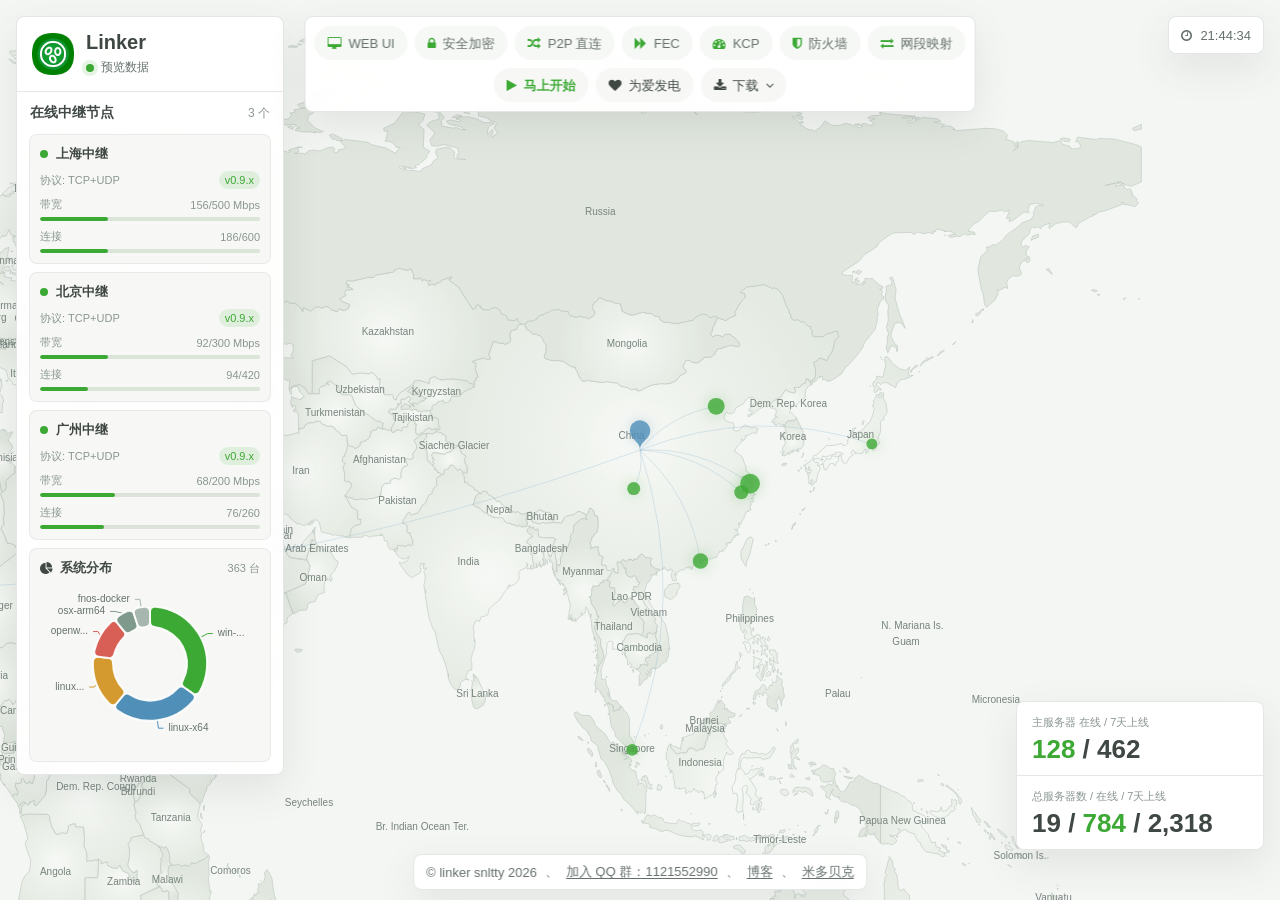
<file: src/linker.snltty.com/index.html>
<!doctype html>
<html lang="zh-CN">
<head>
    <meta charset="UTF-8">
    <meta name="viewport" content="width=device-width, initial-scale=1.0, maximum-scale=1.0, user-scalable=no">
    <title>Linker - 天涯若比邻</title>
    <meta name="keywords" content="linker, 开源, P2P, 异地组网, 异地组网工具">
    <meta name="description" content="Linker 是一个面向异地设备访问、P2P 直连和点对网组网的开源工具。">
    <link rel="icon" href="img/logo.png">
    <link href="css/font-awesome.min.css" rel="stylesheet">
    <script src="js/echarts.min.js"></script>
    <style>
        :root {
            --primary: #404844;
            --secondary: #66716d;
            --muted: #8a9691;
            --line: rgba(122, 133, 128, 0.2);
            --light: #f4f6f3;
            --light-dark: #e2e8df;
            --card: rgba(255, 255, 255, 0.94);
            --green: #3da935;
            --green-soft: rgba(61, 169, 53, 0.12);
            --blue: #4f8fb8;
            --warning: #d49a2f;
            --danger: #d85f56;
        }

        * {
            box-sizing: border-box;
            letter-spacing: 0;
        }

        html,
        body {
            width: 100%;
            height: 100%;
        }

        body {
            margin: 0;
            min-width: 320px;
            overflow: hidden;
            color: var(--primary);
            background: var(--light);
            font-family: -apple-system, BlinkMacSystemFont, "Segoe UI", "Microsoft YaHei", Arial, sans-serif;
            text-rendering: optimizeLegibility;
        }

        a {
            color: inherit;
            text-decoration: none;
            -webkit-tap-highlight-color: transparent;
        }

        .map {
            position: absolute;
            inset: 0;
            z-index: 0;
        }

        .card {
            border: 1px solid var(--line);
            border-radius: 8px;
            background: var(--card);
            box-shadow: 0 14px 38px rgba(57, 72, 64, 0.1);
            backdrop-filter: blur(16px);
        }

        .toolbar {
            position: absolute;
            top: 16px;
            left: 50%;
            z-index: 24;
            transform: translateX(-50%);
            display: grid;
            gap: 8px;
            width: max-content;
            max-width: calc(100% - 36px);
            padding: 9px;
        }

        .chips,
        .actions {
            display: flex;
            flex-wrap: wrap;
            justify-content: center;
            gap: 7px;
        }

        .chip,
        .action,
        .download-trigger {
            display: inline-flex;
            align-items: center;
            justify-content: center;
            gap: 7px;
            min-height: 34px;
            padding: 0 12px;
            border: 1px solid transparent;
            border-radius: 999px;
            font-size: 13px;
            line-height: 1;
            white-space: nowrap;
        }

        .chip {
            color: var(--secondary);
            background: rgba(244, 246, 243, 0.78);
        }

        .chip i {
            color: var(--green);
        }

        .action,
        .download-trigger {
            color: var(--primary);
            background: rgba(244, 246, 243, 0.72);
            cursor: pointer;
        }

        .action:hover,
        .download:hover .download-trigger,
        .download-links a:hover {
            color: var(--green);
            background: var(--green-soft);
        }

        .action.primary {
            color: var(--green);
            font-weight: 700;
        }

        .download {
            position: relative;
        }

        .download::after {
            content: "";
            position: absolute;
            left: 0;
            right: 0;
            top: 100%;
            z-index: 1;
            height: 8px;
        }

        .download-links {
            position: absolute;
            top: calc(100% + 6px);
            right: 0;
            z-index: 2;
            display: none;
            min-width: 190px;
            padding: 8px;
            border: 1px solid var(--line);
            border-radius: 8px;
            background: var(--card);
            box-shadow: 0 16px 36px rgba(57, 72, 64, 0.12);
        }

        .download:hover .download-links {
            display: grid;
            gap: 4px;
        }

        .download-links a,
        .download-links span,
        .download-category-title {
            display: flex;
            align-items: center;
            gap: 8px;
            min-height: 32px;
            padding: 0 10px;
            border-radius: 6px;
            color: var(--secondary);
            font-size: 13px;
        }

        .download-links span {
            color: var(--muted);
        }

        .download-category {
            position: relative;
        }

        .download-category::after {
            content: "";
            position: absolute;
            top: 0;
            left: 100%;
            width: 8px;
            height: 100%;
        }

        .download-category-title {
            justify-content: space-between;
            cursor: default;
        }

        .download-category-title b {
            display: inline-flex;
            align-items: center;
            gap: 8px;
            min-width: 0;
            font-weight: 400;
        }

        .download-category:hover .download-category-title {
            color: var(--green);
            background: var(--green-soft);
        }

        .download-submenu {
            position: absolute;
            top: 0;
            left: calc(100% + 6px);
            z-index: 3;
            display: none;
            min-width: 160px;
            padding: 8px;
            border: 1px solid var(--line);
            border-radius: 8px;
            background: var(--card);
            box-shadow: 0 16px 36px rgba(57, 72, 64, 0.12);
        }

        .download-category:hover .download-submenu {
            display: grid;
            gap: 4px;
        }

        .left-panel {
            position: absolute;
            top: 16px;
            left: 16px;
            z-index: 18;
            display: flex;
            flex-direction: column;
            width: 268px;
            max-height: calc(100vh - 32px);
            overflow: hidden;
        }

        .brand {
            display: flex;
            align-items: center;
            gap: 12px;
            padding: 15px;
            border-bottom: 1px solid var(--line);
        }

        .brand img {
            width: 42px;
            height: 42px;
            object-fit: contain;
        }

        .brand h1 {
            margin: 0;
            font-size: 20px;
            line-height: 1;
        }

        .brand p {
            display: flex;
            align-items: center;
            gap: 7px;
            margin: 7px 0 0;
            color: var(--secondary);
            font-size: 12px;
        }

        .pulse-dot {
            width: 8px;
            height: 8px;
            border-radius: 50%;
            background: var(--green);
            box-shadow: 0 0 0 4px rgba(61, 169, 53, 0.13);
        }

        .nodes-head {
            display: flex;
            align-items: center;
            justify-content: space-between;
            gap: 12px;
            padding: 12px 13px 0;
        }

        .nodes-head h2 {
            margin: 0;
            font-size: 14px;
        }

        .nodes-head span {
            color: var(--muted);
            font-size: 12px;
        }

        .nodes-list {
            display: grid;
            gap: 8px;
            padding: 12px;
            overflow-y: auto;
        }

        .nodes-list::-webkit-scrollbar {
            width: 4px;
        }

        .nodes-list::-webkit-scrollbar-thumb {
            border-radius: 999px;
            background: rgba(122, 133, 128, 0.45);
        }

        .nodes-group {
            display: grid;
            gap: 8px;
        }

        .node {
            display: block;
            padding: 10px;
            border: 1px solid rgba(122, 133, 128, 0.12);
            border-radius: 8px;
            background: rgba(244, 246, 243, 0.7);
        }

        .node-title {
            display: flex;
            align-items: center;
            gap: 8px;
            min-width: 0;
        }

        .node-dot {
            flex: 0 0 auto;
            width: 8px;
            height: 8px;
            border-radius: 50%;
            background: var(--green);
        }

        .node-name {
            overflow: hidden;
            font-size: 13px;
            font-weight: 700;
            text-overflow: ellipsis;
            white-space: nowrap;
        }

        .node-meta,
        .bar-line {
            display: flex;
            align-items: center;
            justify-content: space-between;
            gap: 8px;
            margin-top: 8px;
            color: var(--muted);
            font-size: 11px;
        }

        .version {
            max-width: 88px;
            overflow: hidden;
            padding: 3px 6px;
            border-radius: 999px;
            color: var(--green);
            background: var(--green-soft);
            text-overflow: ellipsis;
            white-space: nowrap;
        }

        .bar {
            height: 4px;
            margin-top: 5px;
            overflow: hidden;
            border-radius: 999px;
            background: #dce4d9;
        }

        .bar span {
            display: block;
            height: 100%;
            width: 0;
            border-radius: inherit;
            background: var(--green);
        }

        .bar span.warn {
            background: var(--warning);
        }

        .bar span.danger {
            background: var(--danger);
        }

        .system-card {
            padding: 10px;
            border: 1px solid rgba(122, 133, 128, 0.12);
            border-radius: 8px;
            background: rgba(244, 246, 243, 0.7);
        }

        .system-title {
            display: flex;
            align-items: center;
            justify-content: space-between;
            gap: 8px;
            margin-bottom: 6px;
        }

        .system-title h3 {
            display: flex;
            align-items: center;
            gap: 7px;
            margin: 0;
            font-size: 13px;
        }

        .system-title span {
            color: var(--muted);
            font-size: 11px;
        }

        .system-chart {
            width: 100%;
            height: 168px;
        }

        .stats {
            position: absolute;
            right: 16px;
            bottom: 50px;
            z-index: 20;
            width: 248px;
            overflow: hidden;
        }

        .stat {
            padding: 13px 15px;
            border-bottom: 1px solid var(--line);
        }

        .stat:last-child {
            border-bottom: 0;
        }

        .stat p {
            margin: 0;
            color: var(--muted);
            font-size: 11px;
        }

        .stat strong {
            display: block;
            margin-top: 6px;
            font-size: 26px;
            line-height: 1;
        }

        .green {
            color: var(--green);
        }

        .time {
            position: absolute;
            top: 16px;
            right: 16px;
            z-index: 18;
            display: inline-flex;
            align-items: center;
            gap: 8px;
            min-height: 38px;
            padding: 0 12px;
            color: var(--secondary);
            font-size: 13px;
        }

        .footer {
            position: absolute;
            left: 50%;
            bottom: 10px;
            z-index: 22;
            transform: translateX(-50%);
            display: flex;
            align-items: center;
            justify-content: center;
            gap: 8px;
            width: max-content;
            max-width: calc(100% - 32px);
            padding: 8px 12px;
            color: var(--secondary);
            font-size: 13px;
            white-space: nowrap;
        }

        .footer a {
            text-decoration: underline;
            text-underline-offset: 2px;
        }

        @media (max-width: 1220px) {
            .chips {
                display: none;
            }
        }

        @media (max-width: 760px) {
            .toolbar {
                top: 12px;
                left: 12px;
                right: 12px;
                transform: none;
                width: auto;
                max-width: none;
                padding: 8px;
            }

            .actions {
                display: grid;
                grid-template-columns: 1fr 1fr 1fr;
                justify-content: center;
                gap: 6px;
            }

            .action,
            .download-trigger {
                min-width: 0;
                padding: 0 8px;
                font-size: 12px;
            }

            .download-links {
                right: 0;
                min-width: 178px;
            }

            .download-submenu {
                left: auto;
                right: 100%;
                min-width: 145px;
            }

            .left-panel {
                top: 78px;
                left: 12px;
                right: 12px;
                bottom: 118px;
                z-index: 19;
                width: auto;
                max-height: none;
            }

            .brand {
                padding: 10px 12px;
            }

            .brand img {
                width: 34px;
                height: 34px;
            }

            .nodes-head {
                padding: 10px 12px 0;
            }

            .nodes-list {
                padding: 10px;
            }

            .node {
                padding: 9px;
            }

            .system-chart {
                height: 150px;
            }

            .stats {
                left: 12px;
                right: 12px;
                bottom: 10px;
                z-index: 20;
                display: grid;
                grid-template-columns: 1fr 1fr;
                width: auto;
            }

            .stat {
                padding: 10px;
                border-bottom: 0;
                border-right: 1px solid var(--line);
            }

            .stat:last-child {
                border-right: 0;
            }

            .stat strong {
                font-size: 20px;
            }

            .time,
            .footer {
                display: none;
            }
        }
    </style>
</head>
<body>
    <div id="deviceMap" class="map"></div>

    <section class="toolbar card" aria-label="Linker 功能与操作">
        <div class="chips">
            <span class="chip"><i class="fa fa-desktop"></i>WEB UI</span>
            <span class="chip"><i class="fa fa-lock"></i>安全加密</span>
            <span class="chip"><i class="fa fa-random"></i>P2P 直连</span>
            <span class="chip"><i class="fa fa-forward"></i>FEC</span>
            <span class="chip"><i class="fa fa-tachometer"></i>KCP</span>
            <span class="chip"><i class="fa fa-shield"></i>防火墙</span>
            <span class="chip"><i class="fa fa-exchange"></i>网段映射</span>
        </div>
        <div class="actions">
            <a class="action primary" href="https://linker-doc.snltty.com" target="_blank" rel="noopener">
                <i class="fa fa-play"></i>马上开始
            </a>
            <a class="action" href="https://afdian.com/a/snltty" target="_blank" rel="noopener">
                <i class="fa fa-heart"></i>为爱发电
            </a>
            <div class="download">
                <span class="download-trigger"><i class="fa fa-download"></i>下载 <i class="fa fa-angle-down"></i></span>
                <div class="download-links" id="download-links">
                    <span><i class="fa fa-spinner fa-spin"></i>加载版本信息...</span>
                </div>
            </div>
        </div>
    </section>

    <aside class="left-panel card" aria-label="在线中继节点">
        <div class="brand">
            <img src="img/logo.png" alt="Linker logo">
            <div>
                <h1>Linker</h1>
                <p><span class="pulse-dot"></span><span id="data-status">系统在线</span></p>
            </div>
        </div>
        <div class="nodes-head">
            <h2>在线中继节点</h2>
            <span id="node-count">加载中</span>
        </div>
        <div class="nodes-list">
            <div class="nodes-group" id="nodes-container"></div>
            <div class="system-card">
                <div class="system-title">
                    <h3><i class="fa fa-pie-chart"></i>系统分布</h3>
                    <span id="system-count">加载中</span>
                </div>
                <div class="system-chart" id="system-chart"></div>
            </div>
        </div>
    </aside>

    <div class="time card">
        <i class="fa fa-clock-o"></i>
        <span id="current-time">--:--:--</span>
    </div>

    <aside class="stats card" aria-label="在线统计">
        <div class="stat">
            <p>主服务器 在线 / 7天上线</p>
            <strong><span class="green" id="current-online">--</span> / <span id="current-online-7d">--</span></strong>
        </div>
        <div class="stat">
            <p>总服务器数 / 在线 / 7天上线</p>
            <strong><span id="server-count">--</span> / <span class="green" id="all-online">--</span> / <span id="all-online-7d">--</span></strong>
        </div>
    </aside>

    <footer class="footer card">
        <span>© linker snltty <span id="year"></span></span>
        <span>、</span>
        <a href="https://jq.qq.com/?_wv=1027&k=ucoIVfz4" target="_blank" rel="noopener">加入 QQ 群：1121552990</a>
        <span>、</span>
        <a href="https://blog.snltty.com" target="_blank" rel="noopener">博客</a>
        <span>、</span>
        <a href="https://mi-d.cn" target="_blank" rel="noopener">米多贝克</a>
    </footer>

    <script>
        const endpoints = {
            version: "https://static.snltty.com/downloads/linker/version.txt",
            systems: "https://api.linker.snltty.com/flow/systems.json",
            cities: "https://api.linker.snltty.com/flow/citys.json",
            online: "https://api.linker.snltty.com/flow/online.json",
            nodes: "https://api.linker.snltty.com/relay/nodes.json"
        };

        const fallback = {
            online: {
                CurrentServer: { Online: 128, Online7day: 462 },
                AllServer: { Server: 19, Online: 784, Online7day: 2318 }
            },
            cities: [
                { City: "上海", Lon: 121.47, Lat: 31.23, Count: 120 },
                { City: "北京", Lon: 116.4, Lat: 39.9, Count: 88 },
                { City: "深圳", Lon: 114.05, Lat: 22.55, Count: 74 },
                { City: "成都", Lon: 104.06, Lat: 30.67, Count: 52 },
                { City: "杭州", Lon: 120.16, Lat: 30.25, Count: 61 },
                { City: "新加坡", Lon: 103.82, Lat: 1.35, Count: 43 },
                { City: "东京", Lon: 139.69, Lat: 35.69, Count: 37 },
                { City: "洛杉矶", Lon: -118.24, Lat: 34.05, Count: 29 }
            ],
            systems: {
                "win-x64": 126,
                "linux-x64": 96,
                "linux-arm64": 58,
                "openwrt-arm": 44,
                "osx-arm64": 21,
                "fnos-docker": 18
            },
            nodes: [
                { Name: "上海中继", Url: "https://linker-doc.snltty.com", Version: "v0.9.x", AllowProtocol: 3, BandwidthCurrentMbps: 156, BandwidthMaxMbps: 500, ConnectionCurrentNum: 186, ConnectionMaxNum: 600 },
                { Name: "北京中继", Url: "https://linker-doc.snltty.com", Version: "v0.9.x", AllowProtocol: 3, BandwidthCurrentMbps: 92, BandwidthMaxMbps: 300, ConnectionCurrentNum: 94, ConnectionMaxNum: 420 },
                { Name: "广州中继", Url: "https://linker-doc.snltty.com", Version: "v0.9.x", AllowProtocol: 3, BandwidthCurrentMbps: 68, BandwidthMaxMbps: 200, ConnectionCurrentNum: 76, ConnectionMaxNum: 260 }
            ]
        };

        let mapChart = null;
        let systemChart = null;
        let worldReady = false;

        document.addEventListener("DOMContentLoaded", () => {
            document.getElementById("year").textContent = new Date().getFullYear();
            updateTime();
            setInterval(updateTime, 1000);
            initMap();
            loadVersion();
            refreshData();
            setInterval(refreshData, 8000);
            window.addEventListener("resize", () => {
                if (mapChart) mapChart.resize();
                if (systemChart) systemChart.resize();
            });
        });

        async function initMap() {
            const target = document.getElementById("deviceMap");
            if (!window.echarts || !target) return;

            mapChart = echarts.init(target);
            const worldJson = await fetchJson("world.json");
            if (!worldJson) return;

            echarts.registerMap("world", worldJson);
            worldReady = true;
            mapChart.setOption({
                backgroundColor: "transparent",
                tooltip: {
                    trigger: "item",
                    formatter: params => {
                        if (params.seriesType === "lines") return `${params.data.fromName} -> ${params.data.toName}`;
                        return `${params.name}: ${params.value && params.value[2] ? params.value[2] : 0} 台设备`;
                    },
                    backgroundColor: "rgba(255,255,255,0.96)",
                    borderColor: "rgba(122,133,128,0.24)",
                    textStyle: { color: "#404844" }
                },
                geo: {
                    map: "world",
                    roam: true,
                    zoom: 2.35,
                    center: [105, 35],
                    label: {
                        show: true,
                        color: "#78847f",
                        fontSize: 10
                    },
                    itemStyle: {
                        areaColor: {
                            type: "radial",
                            x: 0.5,
                            y: 0.5,
                            r: 0.8,
                            colorStops: [
                                { offset: 0, color: "rgba(246,248,245,0.95)" },
                                { offset: 1, color: "rgba(219,227,216,0.78)" }
                            ]
                        },
                        borderColor: "rgba(186,197,190,0.58)",
                        borderWidth: 1
                    },
                    emphasis: {
                        itemStyle: { areaColor: "rgba(226,236,222,0.86)" },
                        label: { color: "#52625b" }
                    }
                },
                series: [
                    {
                        name: "链路",
                        type: "lines",
                        coordinateSystem: "geo",
                        silent: true,
                        animation: false,
                        zlevel: 1,
                        lineStyle: {
                            color: "rgba(79,143,184,0.22)",
                            width: 1,
                            opacity: 0.8,
                            curveness: 0.18
                        },
                        data: []
                    },
                    {
                        name: "设备分布",
                        type: "scatter",
                        coordinateSystem: "geo",
                        animation: false,
                        zlevel: 2,
                        symbolSize: value => Math.min(20, Math.max(7, Math.sqrt(value[2] || 1) * 1.8)),
                        itemStyle: {
                            color: "#3da935",
                            shadowBlur: 14,
                            shadowColor: "rgba(61,169,53,0.35)"
                        },
                        data: []
                    },
                    {
                        name: "核心区域",
                        type: "scatter",
                        coordinateSystem: "geo",
                        animation: false,
                        zlevel: 3,
                        symbol: "pin",
                        symbolSize: 34,
                        itemStyle: {
                            color: "#4f8fb8",
                            shadowBlur: 12,
                            shadowColor: "rgba(79,143,184,0.32)"
                        },
                        data: [{ name: "Linker", value: [105, 35, 1] }]
                    }
                ]
            });
            updateMap(fallback.cities);
        }

        async function loadVersion() {
            try {
                const text = await fetchText(endpoints.version);
                const version = text.trim().split(/\r?\n/)[0];
                if (!version) throw new Error("empty version");
                renderDownloadLinks(version);
            } catch (error) {
                document.getElementById("download-links").innerHTML = '<span><i class="fa fa-exclamation-circle"></i>无法加载版本信息</span>';
            }
        }

        function renderDownloadLinks(version) {
            const baseUrl = `https://static.snltty.com/downloads/linker/${version}/`;
            const groups = [
                {
                    icon: "fa-windows",
                    label: "Windows",
                    files: [
                        ["x64", "linker-win-x64.zip"],
                        ["ARM64", "linker-win-arm64.zip"],
                        ["x86", "linker-win-x86.zip"]
                    ]
                },
                {
                    icon: "fa-linux",
                    label: "Linux",
                    files: [
                        ["x64", "linker-linux-x64.zip"],
                        ["ARM64", "linker-linux-arm64.zip"],
                        ["ARM", "linker-linux-arm.zip"],
                        ["x64 Musl", "linker-linux-musl-x64.zip"],
                        ["ARM64 Musl", "linker-linux-musl-arm64.zip"],
                        ["ARM Musl", "linker-linux-musl-arm.zip"]
                    ]
                },
                {
                    icon: "fa-apple",
                    label: "macOS",
                    files: [
                        ["x64 Intel", "linker-osx-x64.zip"],
                        ["ARM64 Apple", "linker-osx-arm64.zip"]
                    ]
                },
                {
                    icon: "fa-linux",
                    label: "FNOS",
                    files: [
                        ["Docker", "linker-fnos-docker.fpk"],
                        ["Binary x64", "linker-fnos-bin-x64.fpk"],
                        ["Binary ARM64", "linker-fnos-bin-arm64.fpk"]
                    ]
                },
                {
                    icon: "fa-code-fork",
                    label: "OpenWRT ipk",
                    files: [
                        ["x64", "linker-openwrt-x64.ipk"],
                        ["ARM64", "linker-openwrt-arm64.ipk"],
                        ["ARM", "linker-openwrt-arm.ipk"]
                    ]
                },
                {
                    icon: "fa-code-fork",
                    label: "OpenWRT apk",
                    files: [
                        ["x64", "linker-openwrt-x64.apk"],
                        ["ARM64", "linker-openwrt-arm64.apk"],
                        ["ARM", "linker-openwrt-arm.apk"]
                    ]
                },
                {
                    icon: "fa-android",
                    label: "Android",
                    files: [
                        ["APK", "linker.apk"]
                    ]
                },
                {
                    icon: "fa-file-archive-o",
                    label: "Any",
                    files: [
                        ["Any", "linker-any.zip"]
                    ]
                }
            ];

            document.getElementById("download-links").innerHTML = groups.map(group => (
                `<div class="download-category">
                    <div class="download-category-title">
                        <b><i class="fa ${group.icon}"></i>${group.label}</b>
                        <i class="fa fa-angle-right"></i>
                    </div>
                    <div class="download-submenu">
                        ${group.files.map(([label, file]) => (
                            `<a href="${baseUrl + file}" target="_blank" rel="noopener">${label}</a>`
                        )).join("")}
                    </div>
                </div>`
            )).join("");
        }

        async function refreshData() {
            const [systems, cities, online, nodes] = await Promise.all([
                fetchJson(endpoints.systems),
                fetchJson(endpoints.cities),
                fetchJson(endpoints.online),
                fetchJson(endpoints.nodes)
            ]);

            fallback.systems = systems || fallback.systems;
            fallback.cities = cities || fallback.cities;
            fallback.online = online || fallback.online;
            fallback.nodes = nodes || fallback.nodes;

            setText("data-status", systems || cities || online || nodes ? "系统在线" : "预览数据");
            updateMap(fallback.cities);
            updateOnlineStats(fallback.online);
            renderNodes(fallback.nodes);
            updateSystemChart(fallback.systems );
        }

        async function fetchJson(url) {
            try {
                const response = await fetch(url);
                if (!response.ok) return null;
                return await response.json();
            } catch (error) {
                return null;
            }
        }

        async function fetchText(url) {
            const response = await fetch(url);
            if (!response.ok) throw new Error(`HTTP ${response.status}`);
            return response.text();
        }

        function updateMap(cities) {
            if (!mapChart || !worldReady) return;

            const points = (Array.isArray(cities) ? cities : [])
                .filter(city => Number.isFinite(Number(city.Lon)) && Number.isFinite(Number(city.Lat)))
                .map(city => ({
                    name: city.City || "未知城市",
                    value: [Number(city.Lon), Number(city.Lat), Number(city.Count) || 0]
                }));

            const routes = [...points]
                .sort((a, b) => b.value[2] - a.value[2])
                .slice(0, 10)
                .map(point => ({
                    fromName: "Linker",
                    toName: point.name,
                    coords: [[105, 35], [point.value[0], point.value[1]]]
                }));

            mapChart.setOption({
                series: [
                    { data: routes },
                    { data: points },
                    { data: [{ name: "Linker", value: [105, 35, 1] }] }
                ]
            });
        }

        function updateOnlineStats(data) {
            const currentServer = data && data.CurrentServer ? data.CurrentServer : {};
            const allServer = data && data.AllServer ? data.AllServer : {};
            setText("current-online", formatNumber(currentServer.Online || 0));
            setText("current-online-7d", formatNumber(currentServer.Online7day || 0));
            setText("server-count", formatNumber(allServer.Server || 0));
            setText("all-online", formatNumber(allServer.Online || 0));
            setText("all-online-7d", formatNumber(allServer.Online7day || 0));
        }

        function renderNodes(nodes) {
            const list = Array.isArray(nodes) ? nodes : [];
            const container = document.getElementById("nodes-container");
            container.innerHTML = "";
            setText("node-count", `${list.length} 个`);

            if (!list.length) {
                container.appendChild(createEmptyNode());
                return;
            }

            list.forEach(node => container.appendChild(createNode(node)));
        }

        function createEmptyNode() {
            const empty = document.createElement("div");
            empty.className = "node";
            empty.textContent = "暂无节点数据";
            return empty;
        }

        function updateSystemChart(data) {
            const chartDom = document.getElementById("system-chart");
            if (!window.echarts || !chartDom) return;

            const grouped = {};
            Object.keys(data || {}).forEach(key => {
                const name = key.split("-").slice(0, 2).join("-") || key;
                grouped[name] = (grouped[name] || 0) + Number(data[key] || 0);
            });

            const chartData = Object.entries(grouped)
                .map(([name, value]) => ({ name, value }))
                .sort((a, b) => b.value - a.value);

            const total = chartData.reduce((sum, item) => sum + item.value, 0);
            setText("system-count", `${formatNumber(total)} 台`);

            if (!systemChart) {
                systemChart = echarts.init(chartDom);
                systemChart.setOption({
                    animation: false,
                    color: ["#3da935", "#4f8fb8", "#d49a2f", "#d85f56", "#7f9a8c", "#a8b6b0"],
                    tooltip: {
                        trigger: "item",
                        backgroundColor: "rgba(255,255,255,0.96)",
                        borderColor: "rgba(122,133,128,0.24)",
                        textStyle: { color: "#404844" }
                    },
                    series: [
                        {
                            name: "系统",
                            type: "pie",
                            animation: false,
                            radius: ["44%", "68%"],
                            center: ["50%", "48%"],
                            avoidLabelOverlap: true,
                            itemStyle: {
                                borderColor: "rgba(255,255,255,0.9)",
                                borderWidth: 2,
                                borderRadius: 5
                            },
                            label: {
                                color: "#66716d",
                                fontSize: 10,
                                formatter: "{b}"
                            },
                            labelLine: {
                                length: 8,
                                length2: 5
                            },
                            data: chartData
                        }
                    ]
                });
                return;
            }

            systemChart.setOption({
                series: [
                    {
                        data: chartData
                    }
                ]
            });
        }

        function createNode(node) {
            const bandwidthUsage = percent(node.BandwidthCurrentMbps, node.BandwidthMaxMbps);
            const connectionUsage = percent(node.ConnectionCurrentNum, node.ConnectionMaxNum);

            const item = document.createElement("a");
            item.className = "node";
            item.href = safeUrl(node.Url);
            item.target = "_blank";
            item.rel = "noopener";
            item.innerHTML = `
                <div class="node-title">
                    <span class="node-dot"></span>
                    <span class="node-name">${escapeHtml(node.Name || "未知节点")}</span>
                </div>
                <div class="node-meta">
                    <span>协议: ${protocolName(node.AllowProtocol)}</span>
                    <span class="version">${escapeHtml(node.Version || "未知版本")}</span>
                </div>
                <div class="bar-line">
                    <span>带宽</span>
                    <span>${node.BandwidthCurrentMbps || 0}/${node.BandwidthMaxMbps || 0} Mbps</span>
                </div>
                <div class="bar"><span class="${usageClass(bandwidthUsage)}" style="width:${bandwidthUsage}%"></span></div>
                <div class="bar-line">
                    <span>连接</span>
                    <span>${node.ConnectionCurrentNum || 0}/${node.ConnectionMaxNum || 0}</span>
                </div>
                <div class="bar"><span class="${usageClass(connectionUsage)}" style="width:${connectionUsage}%"></span></div>
            `;
            return item;
        }

        function protocolName(value) {
            if (value === 1) return "TCP";
            if (value === 2) return "UDP";
            return "TCP+UDP";
        }

        function percent(current, max) {
            const currentValue = Number(current || 0);
            const maxValue = Number(max || 0);
            if (maxValue <= 0) return 0;
            return Math.max(0, Math.min(100, Math.round((currentValue / maxValue) * 100)));
        }

        function usageClass(value) {
            if (value >= 90) return "danger";
            if (value >= 70) return "warn";
            return "";
        }

        function safeUrl(value) {
            try {
                const url = new URL(value || "", window.location.href);
                if (url.protocol === "http:" || url.protocol === "https:") return url.href;
            } catch (error) {
                return "#";
            }
            return "#";
        }

        function escapeHtml(value) {
            return String(value).replace(/[&<>"']/g, char => ({
                "&": "&amp;",
                "<": "&lt;",
                ">": "&gt;",
                '"': "&quot;",
                "'": "&#39;"
            })[char]);
        }

        function formatNumber(value) {
            return Number(value || 0).toLocaleString("zh-CN");
        }

        function setText(id, value) {
            const element = document.getElementById(id);
            if (element) element.textContent = value;
        }

        function updateTime() {
            const now = new Date();
            setText("current-time", [
                String(now.getHours()).padStart(2, "0"),
                String(now.getMinutes()).padStart(2, "0"),
                String(now.getSeconds()).padStart(2, "0")
            ].join(":"));
        }
    </script>
</body>
</html>
<!-- 92f66e -->
</file>
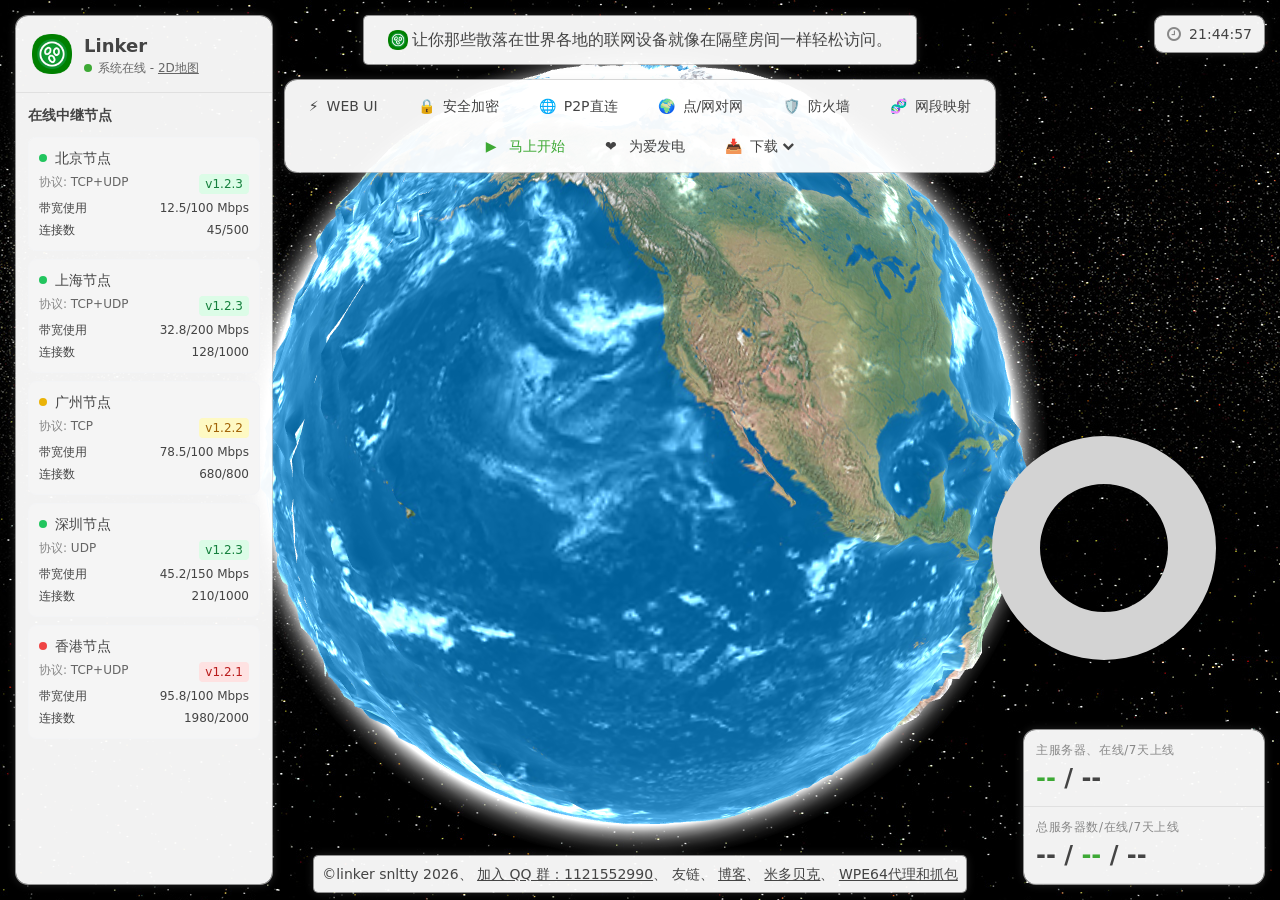
<file: src/linker.snltty.com/earth.html>
<html lang="zh-CN">
<head>
    <meta charset="UTF-8">
    <meta name="viewport" content="width=device-width, initial-scale=1.0, maximum-scale=1.0, user-scalable=no">
    <title>Linker - 天涯若比邻</title>
    <meta name="keywords" content="linker、开源、P2P、异地组网、异地组网工具">
    <link rel="icon" href="img/logo.png" />
    <link href="css/font-awesome.min.css" rel="stylesheet">
    <script src="js/tailwindcss.js"></script>
    <style type="text/tailwindcss">
        @layer utilities {
            .a-text a{text-decoration: underline;}
            .content-auto {
                content-visibility: auto;
            }
            .text-shadow {
                text-shadow: 0 2px 4px rgba(0, 0, 0, 0.1);
            }
            .card-hover {
                transition: transform 0.3s ease, box-shadow 0.3s ease;
            }
            .card-hover:hover {
                transform: translateY(-3px);
                box-shadow: 0 10px 20px rgba(0, 0, 0, 0.1);
            }
            .glow-border {
                box-shadow: 0 0 0 1px rgba(200, 200, 200, 0.7), 0 0 10px rgba(200, 200, 200, 0.2);
            }
            .fade-in {
                animation: fadeIn 0.8s cubic-bezier(0, 1.93, 0.49, 0.83) forwards;
                opacity: 0;
            }
            @keyframes fadeIn {
                from { opacity: 0; transform: translateY(100%); }
                to { opacity: 1; transform: translateY(0); }
            }
            .fade-in-left {
                animation: fadeInLeft 0.8s cubic-bezier(0, 1.93, 0.49, 0.83) forwards;
                opacity: 0;
            }
            @keyframes fadeInLeft {
                from { opacity: 0; transform: translateX(-100%); }
                to { opacity: 1; transform: translateX(0); }
            }
            .fade-in-top {
                animation: fadeInTop 0.8s cubic-bezier(0, 1.93, 0.49, 0.83) forwards;
                opacity: 0;
            }
            @keyframes fadeInTop {
                from { opacity: 0; transform: translateY(-100%); }
                to { opacity: 1; transform: translateY(0); }
            }
            .pulse-dot {
                animation: pulse 2s infinite;
            }
            @keyframes pulse {
                0% { transform: scale(0.95); box-shadow: 0 0 0 0 rgba(61, 169, 53, 0.7); }
                70% { transform: scale(1); box-shadow: 0 0 0 10px rgba(61, 169, 53, 0); }
                100% { transform: scale(0.95); box-shadow: 0 0 0 0 rgba(61, 169, 53, 0); }
            }
            .scrollbar-thin {
                scrollbar-width: auto;
                overflow-y: auto !important;
            }
            .scrollbar-thin::-webkit-scrollbar {
                width: 4px !important;
                height: 4px !important;
                display: block !important;
            }
            .scrollbar-thin::-webkit-scrollbar-thumb {
                background-color: rgba(150, 150, 150, 0.7) !important;
                border-radius: 2px !important;
                display: block !important;
            }
            .scrollbar-thin::-webkit-scrollbar-track {
                background-color: rgba(240, 240, 240, 0.5) !important;
                display: block !important;
            }
            .refresh-indicator {
                animation: spin 1.5s linear infinite;
                display: none;
            }
            @keyframes spin {
                from { transform: rotate(0deg); }
                to { transform: rotate(360deg); }
            }
            .refresh-visible {
                display: inline-block;
            }
            .dropdown-content {
                display: none;
                position: absolute;
                top: 100%;
                right: 0;
                min-width: 200px;
                z-index: 1000;
                animation: fadeIn 0.2s ease-out forwards;
                transform: translateX(0);
            }
            .dropdown:hover .dropdown-content {
                display: block !important;
            }

            body{background: url(img/starfield.jpg);}
            .max-width{max-width: 90%;}
            .animate-delay-100 { animation-delay: 100ms; }
            .animate-delay-200 { animation-delay: 200ms; }
            .animate-delay-300 { animation-delay: 300ms; }
            .animate-delay-400 { animation-delay: 400ms; }
            .animate-delay-500 { animation-delay: 500ms; }
            .btns .logo{display: none;}
            @media screen and (max-width: 1720px) {
            }
            @media screen and (max-width: 1220px) {
                .attributes{display: none;}
                .slogan{display: none;}
                .btns{top:1rem !important}
            }
            @media screen and (max-width: 930px) {
                .nodes{top:8.5rem !important;height: calc(100% - 210px);}
                .numbers{bottom:5rem;}
            }
            @media screen and (max-width: 480px) {
                .download-windows,.download-linux,.download-openwrt{display: none;}
                .nodes{display: none;}
                .numbers{display: none;}
                .download>div{ padding: 0.5rem !important;}
                .time-show{display: none;}
                .btns .logo{display: block;}
            }
            .particle {
                position: absolute;
                pointer-events: none;
                background-color: rgba(0, 243, 255, 0.8);
                border-radius: 50%;
                z-index: 100;
            }
        }
    </style>
</head>
<body class="bg-light text-primary overflow-hidden h-screen flex flex-col">
    <!-- 顶部宣传语 - 添加彩色边框动画 -->
    <div class="absolute top-4 left-0 right-0 z-50 flex justify-center pointer-events-none slogan">
        <div class="bg-card-bg rounded px-6 py-3 pointer-events-auto fade-in-top text-center glow-border max-width animate-delay-100">
            <div class="flex items-center justify-center">
                <img src="./img/logo.png" class="h-5 w-auto mr-1" alt="Linker logo">
                <p class="text-sm md:text-base">让你那些散落在世界各地的联网设备就像在隔壁房间一样轻松访问。</p>
            </div>
        </div>
    </div>

    <div id="particles-container" class="fixed inset-0 pointer-events-none z-10"></div>

    <!-- 功能按钮浮动面板 -->
    <div class="absolute top-20 left-0 right-0 z-50 flex justify-center pointer-events-none btns">
        <div class="bg-card-bg rounded-xl p-2 pointer-events-auto fade-in-top glow-border max-width animate-delay-200">
            <div class="flex flex-wrap justify-center gap-2 mb-1 logo">
                <div class="flex items-center hover:bg-light-dark px-4 py-2 rounded-full transition-all text-sm card-hover">
                    <span class="mr-2"><img src="./img/logo.png" class="h-10 w-auto" alt="Linker logo"></span>
                    <h1 class="text-primary font-bold text-lg">Linker</h1>
                </div>
            </div>
            <!-- 第一行：原有功能按钮 -->
            <div class="flex flex-wrap justify-center gap-2 mb-1 attributes">
                <div class="flex items-center hover:bg-light-dark px-4 py-2 rounded-full transition-all text-sm card-hover">
                    <span class="mr-2">⚡</span> WEB UI
                </div>
                <div class="flex items-center hover:bg-light-dark px-4 py-2 rounded-full transition-all text-sm card-hover">
                    <span class="mr-2">🔒</span> 安全加密
                </div>
                <div class="flex items-center hover:bg-light-dark px-4 py-2 rounded-full transition-all text-sm card-hover">
                    <span class="mr-2">🌐</span> P2P直连
                </div>
                <div class="flex items-center hover:bg-light-dark px-4 py-2 rounded-full transition-all text-sm card-hover">
                    <span class="mr-2">🌍</span> 点/网对网
                </div>
                <div class="flex items-center hover:bg-light-dark px-4 py-2 rounded-full transition-all text-sm card-hover">
                    <span class="mr-2">🛡️</span> 防火墙
                </div>
                <div class="flex items-center hover:bg-light-dark px-4 py-2 rounded-full transition-all text-sm card-hover">
                    <span class="mr-2">🧬</span> 网段映射
                </div>
            </div>
            
            <!-- 第二行：新增功能按钮 -->
            <div class="flex flex-wrap justify-center gap-2 mt-1 download">
                <div class="flex items-center hover:bg-light-dark px-4 py-2 rounded-full transition-all text-sm card-hover text-logo-green font-medium">
                    <a href="https://linker-doc.snltty.com" target="_blank"><span class="mr-2">▶️</span> 马上开始</a>
                </div>
                <div class="flex items-center hover:bg-light-dark px-4 py-2 rounded-full transition-all text-sm card-hover">
                    <a href="https://afdian.com/a/snltty" target="_blank"><span class="mr-2">❤️</span> 为爱发电</a>
                </div>
                <!-- 下载下拉菜单 - 二级结构 -->
                <div class="relative dropdown flex items-center hover:bg-light-dark px-4 py-2 rounded-full transition-all text-sm card-hover z-1000">
                    <span class="mr-2">📥</span> 下载
                    <i class="fa fa-chevron-down ml-1 text-xs"></i>
                    <!-- 一级下拉内容（系统类别） -->
                    <div class="dropdown-content bg-card-bg rounded-lg glow-border shadow-lg p-2 w-48">
                        <div id="download-loading" class="block px-4 py-2 text-sm text-accent">
                            <i class="fa fa-spinner fa-spin mr-2"></i> 加载版本信息...
                        </div>
                        <div id="download-links" class="hidden space-y-1">
                            <!-- Windows 一级菜单 -->
                            <div class="relative group -mr-2 pr-2">
                                <div class="px-4 py-2 text-sm hover:bg-light-dark rounded transition-colors cursor-pointer flex justify-between items-center">
                                    <span><i class="fa fa-windows mr-2 text-accent"></i> Windows</span>
                                    <i class="fa fa-chevron-right ml-1 text-xs transition-transform group-hover:rotate-90"></i>
                                </div>
                                <!-- Windows 二级菜单（具体版本） -->
                                <div class="absolute left-full top-0 bg-card-bg rounded-lg glow-border shadow-lg p-2 w-36 hidden group-hover:block">
                                    <a href="" class="linker-download block px-4 py-1.5 text-sm hover:bg-light-dark rounded transition-colors" data-file="linker-win-x64.zip">
                                        x64
                                    </a>
                                    <a href="" class="linker-download block px-4 py-1.5 text-sm hover:bg-light-dark rounded transition-colors" data-file="linker-win-arm64.zip">
                                        ARM64
                                    </a>
                                    <a href="" class="linker-download block px-4 py-1.5 text-sm hover:bg-light-dark rounded transition-colors" data-file="linker-win-x86.zip">
                                        x86
                                    </a>
                                </div>
                            </div>

                            <!-- Linux 一级菜单 -->
                            <div class="relative group -mr-2 pr-2">
                                <div class="px-4 py-2 text-sm hover:bg-light-dark rounded transition-colors cursor-pointer flex justify-between items-center">
                                    <span><i class="fa fa-linux mr-2 text-accent"></i> Linux</span>
                                    <i class="fa fa-chevron-right ml-1 text-xs transition-transform group-hover:rotate-90"></i>
                                </div>
                                <!-- Linux 二级菜单（具体版本） -->
                                <div class="absolute left-full top-0 bg-card-bg rounded-lg glow-border shadow-lg p-2 w-48 hidden group-hover:block">
                                    <p class="px-4 text-xs text-accent mb-1">Standard</p>
                                    <a href="" class="linker-download block px-4 py-1.5 text-sm hover:bg-light-dark rounded transition-colors" data-file="linker-linux-x64.zip">
                                        x64
                                    </a>
                                    <a href="" class="linker-download block px-4 py-1.5 text-sm hover:bg-light-dark rounded transition-colors" data-file="linker-linux-arm64.zip">
                                        ARM64
                                    </a>
                                    <a href="" class="linker-download block px-4 py-1.5 text-sm hover:bg-light-dark rounded transition-colors" data-file="linker-linux-arm.zip">
                                        ARM
                                    </a>
                                    <p class="px-4 text-xs text-accent mt-1 mb-1">Musl</p>
                                    <a href="" class="linker-download block px-4 py-1.5 text-sm hover:bg-light-dark rounded transition-colors" data-file="linker-linux-musl-x64.zip">
                                        x64 (Musl)
                                    </a>
                                    <a href="" class="linker-download block px-4 py-1.5 text-sm hover:bg-light-dark rounded transition-colors" data-file="linker-linux-musl-arm64.zip">
                                        ARM64 (Musl)
                                    </a>
                                    <a href="" class="linker-download block px-4 py-1.5 text-sm hover:bg-light-dark rounded transition-colors" data-file="linker-linux-musl-arm.zip">
                                        ARM (Musl)
                                    </a>
                                </div>
                            </div>

                            <!-- macOS 一级菜单（新增） -->
                            <div class="relative group -mr-2 pr-2">
                                <div class="px-4 py-2 text-sm hover:bg-light-dark rounded transition-colors cursor-pointer flex justify-between items-center">
                                    <span><i class="fa fa-apple mr-2 text-accent"></i> macOS (OSX)</span>
                                    <i class="fa fa-chevron-right ml-1 text-xs transition-transform group-hover:rotate-90"></i>
                                </div>
                                <!-- macOS 二级菜单（具体版本） -->
                                <div class="absolute left-full top-0 bg-card-bg rounded-lg glow-border shadow-lg p-2 w-36 hidden group-hover:block">
                                    <a href="" class="linker-download block px-4 py-1.5 text-sm hover:bg-light-dark rounded transition-colors" data-file="linker-osx-x64.zip">
                                        x64 (Intel)
                                    </a>
                                    <a href="" class="linker-download block px-4 py-1.5 text-sm hover:bg-light-dark rounded transition-colors" data-file="linker-osx-arm64.zip">
                                        ARM64 (Apple Silicon)
                                    </a>
                                </div>
                            </div>

                            <!-- FNOS 一级菜单 -->
                            <div class="relative group -mr-2 pr-2">
                                <div class="px-4 py-2 text-sm hover:bg-light-dark rounded transition-colors cursor-pointer flex justify-between items-center">
                                    <span><i class="fa fa-linux mr-2 text-accent"></i> FNOS</span>
                                    <i class="fa fa-chevron-right ml-1 text-xs transition-transform group-hover:rotate-90"></i>
                                </div>
                                <!-- FNOS 二级菜单（具体版本） -->
                                <div class="absolute left-full top-0 bg-card-bg rounded-lg glow-border shadow-lg p-2 w-40 hidden group-hover:block">
                                    <a href="" class="linker-download block px-4 py-1.5 text-sm hover:bg-light-dark rounded transition-colors" data-file="linker-fnos-docker.fpk">
                                        any (Docker)
                                    </a>
                                    <a href="" class="linker-download block px-4 py-1.5 text-sm hover:bg-light-dark rounded transition-colors" data-file="linker-fnos-bin-x64.fpk">
                                        x64 (Binary)
                                    </a>
                                    <a href="" class="linker-download block px-4 py-1.5 text-sm hover:bg-light-dark rounded transition-colors" data-file="linker-fnos-bin-arm64.fpk">
                                        ARM64 (Binary)
                                    </a>
                                </div>
                            </div>

                            <!-- OpenWRT 一级菜单 -->
                            <div class="relative group -mr-2 pr-2">
                                <div class="px-4 py-2 text-sm hover:bg-light-dark rounded transition-colors cursor-pointer flex justify-between items-center">
                                    <span><i class="fa fa-code-fork mr-2 text-accent"></i> OpenWRT ipk</span>
                                    <i class="fa fa-chevron-right ml-1 text-xs transition-transform group-hover:rotate-90"></i>
                                </div>
                                <!-- OpenWRT 二级菜单（具体版本） -->
                                <div class="absolute left-full top-0 bg-card-bg rounded-lg glow-border shadow-lg p-2 w-36 hidden group-hover:block">
                                    <a href="" class="linker-download block px-4 py-1.5 text-sm hover:bg-light-dark rounded transition-colors" data-file="linker-openwrt-x64.ipk">
                                        x64
                                    </a>
                                    <a href="" class="linker-download block px-4 py-1.5 text-sm hover:bg-light-dark rounded transition-colors" data-file="linker-openwrt-arm64.ipk">
                                        ARM64
                                    </a>
                                    <a href="" class="linker-download block px-4 py-1.5 text-sm hover:bg-light-dark rounded transition-colors" data-file="linker-openwrt-arm.ipk">
                                        ARM
                                    </a>
                                </div>
                            </div>
                            <div class="relative group -mr-2 pr-2">
                                <div class="px-4 py-2 text-sm hover:bg-light-dark rounded transition-colors cursor-pointer flex justify-between items-center">
                                    <span><i class="fa fa-code-fork mr-2 text-accent"></i> OpenWRT apk</span>
                                    <i class="fa fa-chevron-right ml-1 text-xs transition-transform group-hover:rotate-90"></i>
                                </div>
                                <!-- OpenWRT 二级菜单（具体版本） -->
                                <div class="absolute left-full top-0 bg-card-bg rounded-lg glow-border shadow-lg p-2 w-36 hidden group-hover:block">
                                    <a href="" class="linker-download block px-4 py-1.5 text-sm hover:bg-light-dark rounded transition-colors" data-file="linker-openwrt-x64.apk">
                                        x64
                                    </a>
                                    <a href="" class="linker-download block px-4 py-1.5 text-sm hover:bg-light-dark rounded transition-colors" data-file="linker-openwrt-arm64.apk">
                                        ARM64
                                    </a>
                                    <a href="" class="linker-download block px-4 py-1.5 text-sm hover:bg-light-dark rounded transition-colors" data-file="linker-openwrt-arm.apk">
                                        ARM
                                    </a>
                                </div>
                            </div>

                            <!-- Android 一级菜单 -->
                            <div class="relative group -mr-2 pr-2">
                                <div class="px-4 py-2 text-sm hover:bg-light-dark rounded transition-colors cursor-pointer flex justify-between items-center">
                                    <span><i class="fa fa-android mr-2 text-accent"></i> Android</span>
                                    <i class="fa fa-chevron-right ml-1 text-xs transition-transform group-hover:rotate-90"></i>
                                </div>
                                <!-- Android 二级菜单（具体版本） -->
                                <div class="absolute left-full top-0 bg-card-bg rounded-lg glow-border shadow-lg p-2 w-36 hidden group-hover:block">
                                    <a href="" class="linker-download block px-4 py-1.5 text-sm hover:bg-light-dark rounded transition-colors" data-file="linker.apk">
                                        APK
                                    </a>
                                </div>
                            </div>
                            <!-- 其它 一级菜单 -->
                            <div class="relative group -mr-2 pr-2">
                                <div class="px-4 py-2 text-sm hover:bg-light-dark rounded transition-colors cursor-pointer flex justify-between items-center">
                                    <span>Any</span>
                                    <i class="fa fa-chevron-right ml-1 text-xs transition-transform group-hover:rotate-90"></i>
                                </div>
                                <!-- 其它 二级菜单（具体版本） -->
                                <div class="absolute left-full top-0 bg-card-bg rounded-lg glow-border shadow-lg p-2 w-36 hidden group-hover:block">
                                    <a href="" class="linker-download block px-4 py-1.5 text-sm hover:bg-light-dark rounded transition-colors" data-file="linker-any.zip">
                                        Any
                                    </a>
                                </div>
                            </div>
                        </div>
                        <div id="download-error" class="hidden px-4 py-2 text-sm text-red-500">
                            <i class="fa fa-exclamation-circle mr-2"></i> 无法加载版本信息
                        </div>
                    </div>
                </div>
            </div>
        </div>
    </div>

    <!-- 主地球容器 -->
    <div id="deviceMap" class="flex-1 w-full h-full absolute top-0 left-0 z-10"></div>
    
    <!-- 左侧整合浮动条 - Logo和节点列表 -->
    <div class="absolute top-4 left-4 z-40 h-[calc(100%-32px)] w-64 bg-card-bg rounded-xl overflow-hidden glow-border fade-in-left nodes animate-delay-300">
        <!-- Logo区域 -->
        <div class="p-4 border-b border-light-dark flex items-center">
            <img src="img/logo.png" 
                 alt="Linker Logo" 
                 class="h-10 w-auto mr-3">
            <div class="flex-1">
                <h1 class="text-primary font-bold text-lg">Linker</h1>
                <div class="flex items-center text-xs text-secondary">
                    <div class="w-2 h-2 bg-logo-green rounded-full pulse-dot mr-1.5"></div>
                    <span class="a-text">系统在线 - <a href="/">2D地图</a></span>
                    <i class="fa fa-refresh refresh-indicator ml-1 text-accent" id="system-refresh"></i>
                </div>
            </div>
        </div>
        
        <!-- 节点列表滚动区域 -->
        <div class="p-3 flex-1 scrollbar-thin a-text" style="max-height: calc(100% - 80px);">
            <div class="flex justify-between items-center mb-3">
                <h3 class="font-semibold text-primary text-sm">在线中继节点</h3>
            </div>
            
            <div class="space-y-2" id="nodes-container">
                <!-- 节点示例 -->
                <div class="bg-light rounded-lg p-2.5 hover:bg-light-dark transition-all duration-300 border border-gray-100">
                    <div class="flex items-center mb-1.5">
                        <div class="w-2 h-2 rounded-full bg-green-500 mr-2"></div>
                        <span class="text-sm font-medium text-primary flex-1">北京节点</span>
                    </div>
                    <div class="flex justify-between text-xs text-accent mb-1.5">
                        <span>协议: <span class="text-secondary">TCP+UDP</span></span>
                        <span class="px-1.5 py-0.5 rounded bg-green-100 text-green-700">v1.2.3</span>
                    </div>
                    <div class="mb-1.5">
                        <div class="flex justify-between text-xs mb-0.5">
                            <span>带宽使用</span>
                            <span>12.5/100 Mbps</span>
                        </div>
                        <div class="w-full bg-gray-200 rounded-full h-1.2">
                            <div class="h-1.2 rounded-full bg-logo-green" style="width: 12.5%"></div>
                        </div>
                    </div>
                    <div>
                        <div class="flex justify-between text-xs mb-0.5">
                            <span>连接数</span>
                            <span>45/500</span>
                        </div>
                        <div class="w-full bg-gray-200 rounded-full h-1.2">
                            <div class="h-1.2 rounded-full bg-logo-green" style="width: 9%"></div>
                        </div>
                    </div>
                </div>
                
                <div class="bg-light rounded-lg p-2.5 hover:bg-light-dark transition-all duration-300 border border-gray-100">
                    <div class="flex items-center mb-1.5">
                        <div class="w-2 h-2 rounded-full bg-green-500 mr-2"></div>
                        <span class="text-sm font-medium text-primary flex-1">上海节点</span>
                    </div>
                    <div class="flex justify-between text-xs text-accent mb-1.5">
                        <span>协议: <span class="text-secondary">TCP+UDP</span></span>
                        <span class="px-1.5 py-0.5 rounded bg-green-100 text-green-700">v1.2.3</span>
                    </div>
                    <div class="mb-1.5">
                        <div class="flex justify-between text-xs mb-0.5">
                            <span>带宽使用</span>
                            <span>32.8/200 Mbps</span>
                        </div>
                        <div class="w-full bg-gray-200 rounded-full h-1.2">
                            <div class="h-1.2 rounded-full bg-logo-green" style="width: 16.4%"></div>
                        </div>
                    </div>
                    <div>
                        <div class="flex justify-between text-xs mb-0.5">
                            <span>连接数</span>
                            <span>128/1000</span>
                        </div>
                        <div class="w-full bg-gray-200 rounded-full h-1.2">
                            <div class="h-1.2 rounded-full bg-logo-green" style="width: 12.8%"></div>
                        </div>
                    </div>
                </div>
                
                <div class="bg-light rounded-lg p-2.5 hover:bg-light-dark transition-all duration-300 border border-gray-100">
                    <div class="flex items-center mb-1.5">
                        <div class="w-2 h-2 rounded-full bg-yellow-500 mr-2"></div>
                        <span class="text-sm font-medium text-primary flex-1">广州节点</span>
                    </div>
                    <div class="flex justify-between text-xs text-accent mb-1.5">
                        <span>协议: <span class="text-secondary">TCP</span></span>
                        <span class="px-1.5 py-0.5 rounded bg-yellow-100 text-yellow-700">v1.2.2</span>
                    </div>
                    <div class="mb-1.5">
                        <div class="flex justify-between text-xs mb-0.5">
                            <span>带宽使用</span>
                            <span>78.5/100 Mbps</span>
                        </div>
                        <div class="w-full bg-gray-200 rounded-full h-1.2">
                            <div class="h-1.2 rounded-full bg-yellow-500" style="width: 78.5%"></div>
                        </div>
                    </div>
                    <div>
                        <div class="flex justify-between text-xs mb-0.5">
                            <span>连接数</span>
                            <span>680/800</span>
                        </div>
                        <div class="w-full bg-gray-200 rounded-full h-1.2">
                            <div class="h-1.2 rounded-full bg-yellow-500" style="width: 85%"></div>
                        </div>
                    </div>
                </div>
                
                <div class="bg-light rounded-lg p-2.5 hover:bg-light-dark transition-all duration-300 border border-gray-100">
                    <div class="flex items-center mb-1.5">
                        <div class="w-2 h-2 rounded-full bg-green-500 mr-2"></div>
                        <span class="text-sm font-medium text-primary flex-1">深圳节点</span>
                    </div>
                    <div class="flex justify-between text-xs text-accent mb-1.5">
                        <span>协议: <span class="text-secondary">UDP</span></span>
                        <span class="px-1.5 py-0.5 rounded bg-green-100 text-green-700">v1.2.3</span>
                    </div>
                    <div class="mb-1.5">
                        <div class="flex justify-between text-xs mb-0.5">
                            <span>带宽使用</span>
                            <span>45.2/150 Mbps</span>
                        </div>
                        <div class="w-full bg-gray-200 rounded-full h-1.2">
                            <div class="h-1.2 rounded-full bg-logo-green" style="width: 30.1%"></div>
                        </div>
                    </div>
                    <div>
                        <div class="flex justify-between text-xs mb-0.5">
                            <span>连接数</span>
                            <span>210/1000</span>
                        </div>
                        <div class="w-full bg-gray-200 rounded-full h-1.2">
                            <div class="h-1.2 rounded-full bg-logo-green" style="width: 21%"></div>
                        </div>
                    </div>
                </div>
                
                <div class="bg-light rounded-lg p-2.5 hover:bg-light-dark transition-all duration-300 border border-gray-100">
                    <div class="flex items-center mb-1.5">
                        <div class="w-2 h-2 rounded-full bg-red-500 mr-2"></div>
                        <span class="text-sm font-medium text-primary flex-1">香港节点</span>
                    </div>
                    <div class="flex justify-between text-xs text-accent mb-1.5">
                        <span>协议: <span class="text-secondary">TCP+UDP</span></span>
                        <span class="px-1.5 py-0.5 rounded bg-red-100 text-red-700">v1.2.1</span>
                    </div>
                    <div class="mb-1.5">
                        <div class="flex justify-between text-xs mb-0.5">
                            <span>带宽使用</span>
                            <span>95.8/100 Mbps</span>
                        </div>
                        <div class="w-full bg-gray-200 rounded-full h-1.2">
                            <div class="h-1.2 rounded-full bg-red-500" style="width: 95.8%"></div>
                        </div>
                    </div>
                    <div>
                        <div class="flex justify-between text-xs mb-0.5">
                            <span>连接数</span>
                            <span>1980/2000</span>
                        </div>
                        <div class="w-full bg-gray-200 rounded-full h-1.2">
                            <div class="h-1.2 rounded-full bg-red-500" style="width: 99%"></div>
                        </div>
                    </div>
                </div>
            </div>
        </div>
    </div>
    
    <!-- 右下角整合浮动条 - 完整在线数据统计 -->
    <div class="absolute bottom-48 right-4 z-40 overflow-hidden w-80 fade-in animate-delay-600">
        <div id="system-img" class="w-full relative z-99 h-80"></div>
    </div>
    <div class="absolute bottom-4 right-4 z-40 bg-card-bg rounded-xl overflow-hidden glow-border w-60 fade-in numbers animate-delay-400">
        <div class="p-3 border-b border-light-dark">
            <p class="text-accent text-xs uppercase tracking-wider">主服务器、在线/7天上线</p>
            <h3 class="text-2xl font-bold mt-1"><span class="text-logo-green" id="current-online">--</span> / <span id="current-online-7d">--</span></h3>
        </div>
        <div class="p-3 border-b border-light-dark">
            <p class="text-accent text-xs uppercase tracking-wider">总服务器数/在线/7天上线</p>
            <h3 class="text-2xl font-bold mt-1"><span id="server-count">--</span> / <span class="text-logo-green" id="all-online">--</span> / <span id="all-online-7d">--</span></h3>
        </div>
    </div>
    
    <!-- 右上角时间显示 -->
    <div class="absolute top-4 right-4 z-40 bg-card-bg rounded-lg px-3 py-2 flex items-center glow-border fade-in time-show">
        <i class="fa fa-clock-o text-accent mr-2"></i>
        <span id="current-time" class="text-sm">--:--:--</span>
    </div>

    <!-- 底部 导航栏 -->
    <div class="absolute bottom-2 left-0 right-0 z-50 flex justify-center pointer-events-none">
        <div class="rounded text-sm bg-card-bg p-2 pointer-events-auto fade-in glow-border a-text max-width animate-delay-500">
            <span>©linker snltty <script>document.write(new Date().getFullYear())</script></span>、
            <a href="https://jq.qq.com/?_wv=1027&k=ucoIVfz4" target="_blank">加入 QQ 群：1121552990</a>、
            <span>友链</span>、
            <a href="https://blog.snltty.com" target="_blank">博客</a>、
            <a href="https://mi-d.cn" target="_blank">米多贝克</a>、
            <a href="https://www.wpe64.com" target="_blank">WPE64代理和抓包</a>
        </div>
    </div>
   
    
</body>
<script src="js/echarts.min.js"></script>
<script src="js/echarts-gl.min.js"></script>
<!-- 配置Tailwind自定义颜色 - 增加绿色标识 -->
<script>
    tailwind.config = {
        theme: {
            extend: {
                colors: {
                    primary: '#444444',
                    secondary: '#666666',
                    accent: '#888888',
                    light: '#f5f5f5',
                    'light-dark': '#e0e0e0',
                    'card-bg': 'rgba(255, 255, 255, 0.95)',
                    'card-hover': 'rgba(245, 245, 245, 0.95)',
                    'logo-green': '#3da935' // Logo中的绿色
                },
            }
        }
    }
</script>
<script>
    // 全局变量
    let myChart = null,myChartSystem = null;
    let refreshInterval = null;
    let linkerVersion = null;
    
    // 页面加载完成后初始化所有组件
    window.addEventListener('DOMContentLoaded', () => {
        adjustLayout();
        window.addEventListener('resize', adjustLayout);
        
        // 初始化时间并每秒更新
        updateDateTime();
        setInterval(updateDateTime, 1000);
        
        // 初始化3D地球
        initDeviceMap();
        
        // 加载下载版本信息
        loadDownloadVersion();

         // 初始化系统图片
        initSystemImg();
    });
    
    // 加载下载版本信息
    async function loadDownloadVersion() {
        try {
            const response = await fetch('https://static.snltty.com/downloads/linker/version.txt');
            if (!response.ok) {
                throw new Error(`HTTP error! status: ${response.status}`);
            }
            
            const text = await response.text();
            // 获取第一行作为版本号
            linkerVersion = text.trim().split('\n')[0];
            
            if (linkerVersion) {
                // 更新下载链接
                updateDownloadLinks();
                // 显示下载链接，隐藏加载状态
                document.getElementById('download-loading').classList.add('hidden');
                document.getElementById('download-links').classList.remove('hidden');
            } else {
                throw new Error('未找到有效的版本号');
            }
        } catch (error) {
            console.error('加载版本信息失败:', error);
            // 显示错误状态
            document.getElementById('download-loading').classList.add('hidden');
            document.getElementById('download-error').classList.remove('hidden');
        }
    }
    
    // 更新下载链接
    function updateDownloadLinks() {
        if (!linkerVersion) return;
        
        const baseUrl = `https://static.snltty.com/downloads/linker/${linkerVersion}/`;
        const downloadLinks = document.querySelectorAll('.linker-download');
        
        downloadLinks.forEach(link => {
            const fileName = link.getAttribute('data-file');
            if (fileName) {
                link.href = baseUrl + fileName;
            }
        });
    }
    
    // 更新时间显示
    function updateDateTime() {
        const now = new Date();
        
        // 更新时间
        const hours = String(now.getHours()).padStart(2, '0');
        const minutes = String(now.getMinutes()).padStart(2, '0');
        const seconds = String(now.getSeconds()).padStart(2, '0');
        document.getElementById('current-time').textContent = `${hours}:${minutes}:${seconds}`;
    }
    
    // 显示刷新指示器
    function showRefreshIndicator() {
        document.getElementById('system-refresh').classList.add('refresh-visible');
    }
    
    // 隐藏刷新指示器
    function hideRefreshIndicator() {
        document.getElementById('system-refresh').classList.remove('refresh-visible');
    }
    
    // 从API获取数据
    async function fetchData(url) {
        try {
            const response = await fetch(url);
            if (!response.ok) {
                return null;
            }
            return await response.json();
        } catch (error) {
            return null;
        }
    }
    
    // 初始化3D地球
    function initDeviceMap() {
        const chartDom = document.getElementById('deviceMap');
        myChart = echarts.init(chartDom);
        
        // 配置3D地球 - 使用logo绿色标识数据点
        const option = {
            backgroundColor: 'transparent',
            tooltip: {
                trigger: 'item',
                formatter: function(params) {
                    return `${params.name}: ${params.value[3]} 台设备`;
                },
                backgroundColor: 'rgba(255, 255, 255, 0.9)',
                borderColor: 'rgba(200, 200, 200, 0.5)',
                borderWidth: 1,
                textStyle: {
                    color: '#444'
                }
            },
            globe: {
                baseTexture: 'img/earth.jpg',
                displacementScale:0.1,
                shading: 'color',
                heightTexture: 'img/4k.jpg',
                viewControl:{
                    autoRotate: true,
                    alpha: 30, 
                    beta: -160,
                    distance: 180,
                },
                atmosphere: {
                    show: true, 
                    color: '#fff',
                    offset: 10, 
                    glowPower: 5, 
                    innerRadius: 100,
                    outerRadius: 200
                },
                light: {
                    ambient: {
                        intensity: 0.1
                    },
                    main: {
                        color: '#eee',
                        intensity: 1,
                    }
                },
                layers: [
                    {
                        type: 'blend',
                        blendTo: 'emission',
                        texture: 'img/clouds.png',
                        shading: 'color',
                        distance: 5
                    }
                ]
            },
            series: [
                {
                    type: 'scatter3D',
                    coordinateSystem: 'globe',
                    symbolSize: function(val) {
                        return val ? Math.min(30, Math.max(12, val[3] / 5)) : 20;
                    },
                    symbol:'pin',
                    itemStyle: {
                        color: '#000'
                    },
                    data: [] 
                }
            ]
        };
        
        // 尝试加载纹理图片，如失败则使用默认样式
        myChart.setOption(option);

        // 首次加载数据
        loadAllData();
        // 设置定时刷新
        refreshInterval = setInterval(loadAllData, 5000);
        
        // 响应窗口大小变化
        window.addEventListener('resize', () => {
            if (myChart) {
                myChart.resize();
            }
        });
    }
    
    // 更新3D地球数据
    function updateDeviceMap(deviceData) {
        if (!myChart || !deviceData) return;
        
        // 转换设备数据为3D地球需要的格式 [经度, 纬度, 数量, 名称]
        const geoData = deviceData.map(city => ({
            name: city.City,
            value: [city.Lon, city.Lat,0, city.Count, city.City]
        }));
        // 更新图表数据
        /*
        myChart.setOption({
            series: [
                {
                    data: geoData
                }
            ],
                notMerge: false
        });
        */
        myChart.appendData({
            seriesIndex: 0,
            data: geoData
        });
    }
    
    // 填充节点卡片
    function populateNodes(nodesData) {
        const container = document.getElementById('nodes-container');
        container.innerHTML = '';
        
        if (!nodesData || nodesData.length === 0) {
            container.innerHTML = `
                <div class="flex justify-center items-center py-10 text-accent text-sm">
                    <i class="fa fa-exclamation-circle mr-2"></i> 无法加载节点数据
                </div>
            `;
            return;
        }
        
        nodesData.forEach(node => {
            // 计算带宽使用率
            const bandwidthUsage = node.BandwidthMaxMbps > 0 
                ? ((node.BandwidthCurrentMbps / node.BandwidthMaxMbps) * 100).toFixed(1)
                : 0;
            
            // 计算连接数使用率
            const connectionUsage = node.ConnectionMaxNum > 0
                ? ((node.ConnectionCurrentNum / node.ConnectionMaxNum) * 100).toFixed(1)
                : 0;
            
            // 确定状态颜色 - 使用绿色作为正常状态
            let statusColor = 'bg-green-100 text-green-700';
            if (bandwidthUsage > 70 || connectionUsage > 70) {
                statusColor = 'bg-yellow-100 text-yellow-700';
            }
            if (bandwidthUsage > 90 || connectionUsage > 90) {
                statusColor = 'bg-red-100 text-red-700';
            }
            
            // 协议文本
            let protocolText = '';
            if (node.AllowProtocol === 1) protocolText = 'TCP';
            else if (node.AllowProtocol === 2) protocolText = 'UDP';
            else protocolText = 'TCP+UDP';
            
            const card = document.createElement('div');
            card.className = 'bg-light rounded-lg p-2.5 hover:bg-light-dark transition-all duration-300 border border-gray-100';
            card.innerHTML = `
                <div class="flex items-center mb-1.5">
                    <div class="w-2 h-2 rounded-full ${statusColor.split(' ')[0].replace('bg-', 'bg-').replace('100', '500')} mr-2"></div>
                    <span class="text-sm font-medium text-primary flex-1"><a href="${node.Url}" target="_blank">${node.Name || '未知节点'}</a></span>
                </div>
                
                <div class="flex justify-between text-xs text-accent mb-1.5">
                    <span>协议: <span class="text-secondary">${protocolText}</span></span>
                    <span class="px-1.5 py-0.5 rounded ${statusColor}">${node.Version || '未知版本'}</span>
                </div>
                
                <div class="mb-1.5">
                    <div class="flex justify-between text-xs mb-0.5">
                        <span>带宽使用</span>
                        <span>${node.BandwidthCurrentMbps || 0}/${node.BandwidthMaxMbps || 0} Mbps</span>
                    </div>
                    <div class="w-full bg-gray-200 rounded-full h-1.2">
                        <div class="h-1.2 rounded-full ${getUsageColor(bandwidthUsage)}" style="width: ${bandwidthUsage}%"></div>
                    </div>
                </div>
                
                <div>
                    <div class="flex justify-between text-xs mb-0.5">
                        <span>连接数</span>
                        <span>${node.ConnectionCurrentNum || 0}/${node.ConnectionMaxNum || 0}</span>
                    </div>
                    <div class="w-full bg-gray-200 rounded-full h-1.2">
                        <div class="h-1.2 rounded-full ${getUsageColor(connectionUsage)}" style="width: ${connectionUsage}%"></div>
                    </div>
                </div>
            `;
            
            container.appendChild(card);
        });
    }
    
    // 根据使用率获取颜色类 - 正常状态使用绿色
    function getUsageColor(usage) {
        if (usage > 90) return 'bg-red-500';
        if (usage > 70) return 'bg-yellow-500';
        return 'bg-logo-green'; // 使用Logo绿色作为正常状态
    }
    
    // 数字增长动画
    function animateValue(id, start, end, duration = 1000) {
        const obj = document.getElementById(id);
        if (!obj) return;
        
        // 如果是首次设置值，直接显示
        if (obj.textContent === '--' || start === 0) {
            obj.textContent = end.toLocaleString();
            return;
        }
        
        let startTimestamp = null;
        const step = (timestamp) => {
            if (!startTimestamp) startTimestamp = timestamp;
            const progress = Math.min((timestamp - startTimestamp) / duration, 1);
            const value = Math.floor(progress * (end - start) + start);
            obj.textContent = value.toLocaleString();
            if (progress < 1) {
                window.requestAnimationFrame(step);
            }
        };
        window.requestAnimationFrame(step);
    }
    
    // 更新在线数统计
    function updateOnlineStats(onlineData) {
        if (!onlineData) return;
        
        // 获取所有需要更新的元素
        const elements = {
            'current-online': 'CurrentServer.Online',
            'current-online-7d': 'CurrentServer.Online7day',
            'all-online': 'AllServer.Online',
            'all-online-7d': 'AllServer.Online7day',
            'server-count': 'AllServer.Server'
        };
        
        // 遍历所有元素并更新
        Object.entries(elements).forEach(([id, path]) => {
            const value = path.split('.').reduce((obj, key) => obj && obj[key], onlineData) || 0;
            const element = document.getElementById(id);
            
            if (element) {
                const currentVal = element.textContent !== '--' ? parseInt(element.textContent.replace(/,/g, '')) : 0;
                animateValue(id, currentVal, value);
            }
        });
    }
    
    // 初始化系统图片
    function initSystemImg(){
        const chartDom = document.getElementById('system-img');
        myChartSystem = echarts.init(chartDom);
        myChartSystem.setOption({
            aria: {
                enabled: true,
                decal: {
                    show: true,
                }
            },
            tooltip: {
                trigger: 'item',
            },
            series: [
                {
                    name: 'System',
                    type: 'pie',
                    radius: ['40%', '70%'],
                    legend: {
                        top: '5%',
                        left: 'center'
                    },
                    itemStyle: {
                        borderRadius: 10,
                        borderColor: '#fff',
                        borderWidth: 2
                    },
                    label: {
                        show: false,
                        position: 'center'
                    },
                    labelLine: {
                        show: false
                    },
                    emphasis: {
                        label: {
                            show: true,
                            fontSize: 20,
                            fontWeight: 'bold'
                        }
                    },
                    data: []
                }
            ]
        });
    }
    //更新系统图片
    function updateSystemImg(data){
        const json = {};
        for(const key in data){
            const str = key.split('-').filter((item,index)=>index<2).join('-');
            if(!json[str]) json[str] = 0;
            json[str] += data[key];
        }
        data = Object.entries(json).map(item=>({name:item[0],value:item[1]}));
        myChartSystem.setOption({
            series: [
                {
                    data: data
                }
            ]
        });
        
    }


    // 加载所有数据
    async function loadAllData() {
        showRefreshIndicator();
        
        try {
            // 并行获取所有数据
            const [systemData,deviceData, onlineData, nodesData] = await Promise.all([
                fetchData('https://api.linker.snltty.com/flow/systems.json'),
                fetchData('https://api.linker.snltty.com/flow/citys.json'),
                fetchData('https://api.linker.snltty.com/flow/online.json'),
                fetchData('https://api.linker.snltty.com/relay/nodes.json')
            ]);
            
            // 更新UI
            if (systemData) updateSystemImg(systemData);
            if (deviceData) updateDeviceMap(deviceData);
            if (onlineData) updateOnlineStats(onlineData);
            if (nodesData) populateNodes(nodesData);
        } catch (error) {
            console.error('更新数据时出错:', error);
        } finally {
            hideRefreshIndicator();
        }
    }
    
    // 响应式调整
    function adjustLayout() {
        const vh = window.innerHeight * 0.01;
        document.documentElement.style.setProperty('--vh', `${vh}px`);
    }
    
    // 页面卸载时清理
    window.addEventListener('beforeunload', () => {
        if (refreshInterval) {
            clearInterval(refreshInterval);
        }
    });
</script>
<script>
var _hmt = _hmt || [];
(function() {
  var hm = document.createElement("script");
  hm.src = "https://hm.baidu.com/hm.js?17db275762360c458a92d8720d9e41a2";
  var s = document.getElementsByTagName("script")[0]; 
  s.parentNode.insertBefore(hm, s);
})();
</script>

</html>
<!-- 060ee5 -->
</file>
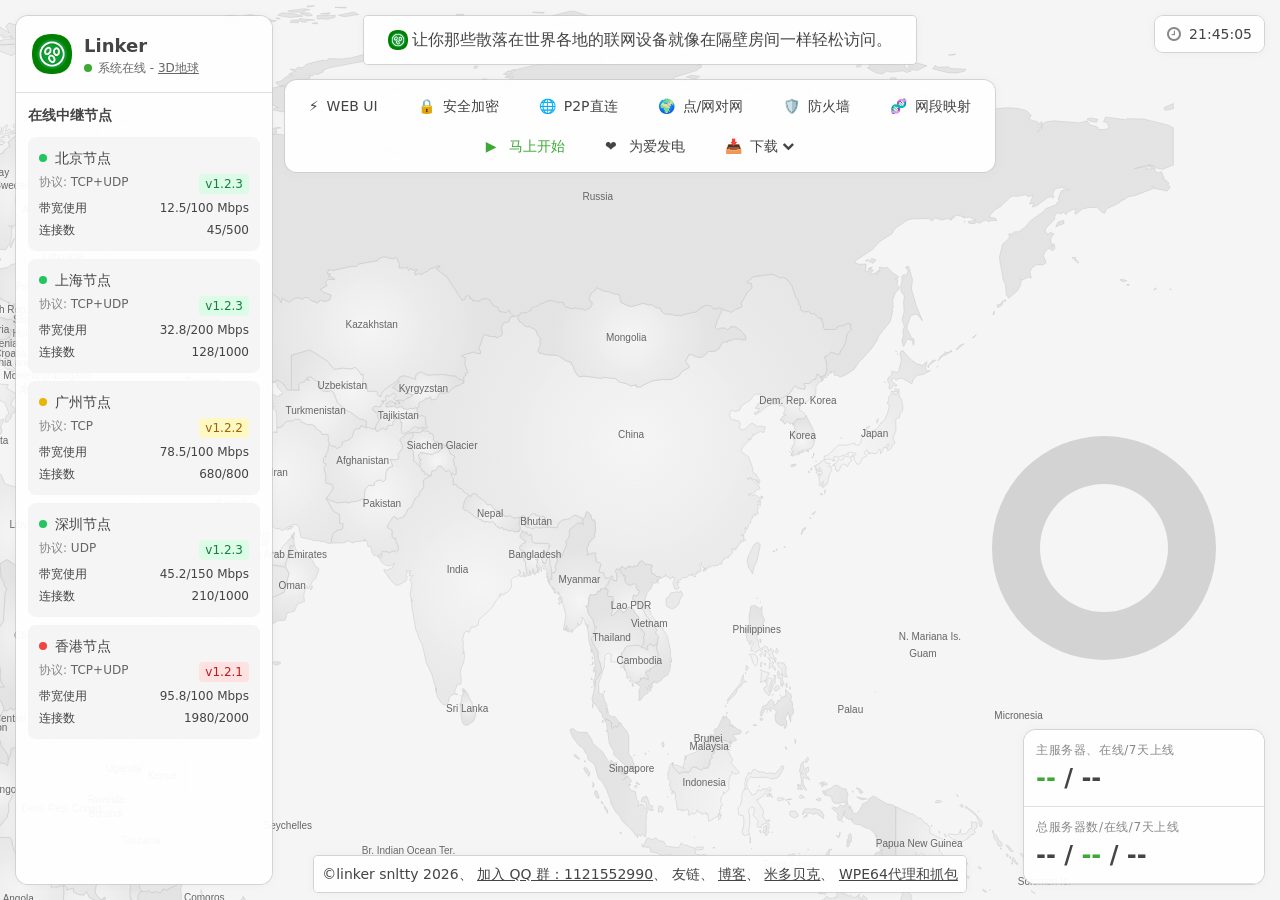
<file: src/linker.snltty.com/index1.html>
<html lang="zh-CN">
<head>
    <meta charset="UTF-8">
    <meta name="viewport" content="width=device-width, initial-scale=1.0, maximum-scale=1.0, user-scalable=no">
    <title>Linker - 天涯若比邻</title>
    <meta name="keywords" content="linker、开源、P2P、异地组网、异地组网工具">
    <link rel="icon" href="img/logo.png" />
    <link href="css/font-awesome.min.css" rel="stylesheet">
    <script src="js/tailwindcss.js"></script>
    <style type="text/tailwindcss">
        @layer utilities {
            .a-text a{text-decoration: underline;}
            .content-auto {
                content-visibility: auto;
            }
            .text-shadow {
                text-shadow: 0 2px 4px rgba(0, 0, 0, 0.1);
            }
            .card-hover {
                transition: transform 0.3s ease, box-shadow 0.3s ease;
            }
            .card-hover:hover {
                transform: translateY(-3px);
                box-shadow: 0 10px 20px rgba(0, 0, 0, 0.1);
            }
            .glow-border {
                box-shadow: 0 0 0 1px rgba(200, 200, 200, 0.7), 0 0 10px rgba(200, 200, 200, 0.2);
            }
            .fade-in {
                animation: fadeIn 0.8s cubic-bezier(0, 1.93, 0.49, 0.83) forwards;
                opacity: 0;
            }
            @keyframes fadeIn {
                from { opacity: 0; transform: translateY(100%); }
                to { opacity: 1; transform: translateY(0); }
            }
            .fade-in-left {
                animation: fadeInLeft 0.8s cubic-bezier(0, 1.93, 0.49, 0.83) forwards;
                opacity: 0;
            }
            @keyframes fadeInLeft {
                from { opacity: 0; transform: translateX(-100%); }
                to { opacity: 1; transform: translateX(0); }
            }
            .fade-in-top {
                animation: fadeInTop 0.8s cubic-bezier(0, 1.93, 0.49, 0.83) forwards;
                opacity: 0;
            }
            @keyframes fadeInTop {
                from { opacity: 0; transform: translateY(-100%); }
                to { opacity: 1; transform: translateY(0); }
            }
            .pulse-dot {
                animation: pulse 2s infinite;
            }
            @keyframes pulse {
                0% { transform: scale(0.95); box-shadow: 0 0 0 0 rgba(61, 169, 53, 0.7); }
                70% { transform: scale(1); box-shadow: 0 0 0 10px rgba(61, 169, 53, 0); }
                100% { transform: scale(0.95); box-shadow: 0 0 0 0 rgba(61, 169, 53, 0); }
            }
            .scrollbar-thin {
                scrollbar-width: auto;
                overflow-y: auto !important;
            }
            .scrollbar-thin::-webkit-scrollbar {
                width: 4px !important;
                height: 4px !important;
                display: block !important;
            }
            .scrollbar-thin::-webkit-scrollbar-thumb {
                background-color: rgba(150, 150, 150, 0.7) !important;
                border-radius: 2px !important;
                display: block !important;
            }
            .scrollbar-thin::-webkit-scrollbar-track {
                background-color: rgba(240, 240, 240, 0.5) !important;
                display: block !important;
            }
            .refresh-indicator {
                animation: spin 1.5s linear infinite;
                display: none;
            }
            @keyframes spin {
                from { transform: rotate(0deg); }
                to { transform: rotate(360deg); }
            }
            .refresh-visible {
                display: inline-block;
            }
            .dropdown-content {
                display: none;
                position: absolute;
                top: 100%;
                right: 0;
                min-width: 200px;
                z-index: 1000;
                animation: fadeIn 0.2s ease-out forwards;
                transform: translateX(0);
            }
            .dropdown:hover .dropdown-content {
                display: block !important;
            }

            .max-width{max-width: 90%;}
            .animate-delay-100 { animation-delay: 100ms; }
            .animate-delay-200 { animation-delay: 200ms; }
            .animate-delay-300 { animation-delay: 300ms; }
            .animate-delay-400 { animation-delay: 400ms; }
            .animate-delay-500 { animation-delay: 500ms; }
            .btns .logo{display: none;}
            @media screen and (max-width: 1720px) {
            }
            @media screen and (max-width: 1220px) {
                .attributes{display: none;}
                .slogan{display: none;}
                .btns{top:1rem !important}
            }
            @media screen and (max-width: 930px) {
                .nodes{top:8.5rem !important;height: calc(100% - 210px);}
                .numbers{bottom:5rem;}
            }
            @media screen and (max-width: 480px) {
                .download-windows,.download-linux,.download-openwrt{display: none;}
                .nodes{display: none;}
                .numbers{display: none;}
                .download>div{ padding: 0.5rem !important;}
                .time-show{display: none;}
                .btns .logo{display: block;}
            }

            .my-tooltip{z-index: 99;}
        }
    </style>
</head>
<body class="bg-light text-primary overflow-hidden h-screen flex flex-col">
    <!-- 顶部宣传语 - 添加彩色边框动画 -->
    <div class="absolute top-4 left-0 right-0 z-50 flex justify-center pointer-events-none slogan">
        <div class="bg-card-bg rounded px-6 py-3 pointer-events-auto fade-in-top text-center glow-border max-width animate-delay-100">
            <div class="flex items-center justify-center">
                <img src="./img/logo.png" class="h-5 w-auto mr-1" alt="Linker logo">
                <p class="text-sm md:text-base">让你那些散落在世界各地的联网设备就像在隔壁房间一样轻松访问。</p>
            </div>
        </div>
    </div>

    <!-- 功能按钮浮动面板 -->
    <div class="absolute top-20 left-0 right-0 z-50 flex justify-center pointer-events-none btns">
        <div class="bg-card-bg rounded-xl p-2 pointer-events-auto fade-in-top glow-border max-width animate-delay-200">
            <div class="flex flex-wrap justify-center gap-2 mb-1 logo">
                <div class="flex items-center hover:bg-light-dark px-4 py-2 rounded-full transition-all text-sm card-hover">
                    <span class="mr-2"><img src="./img/logo.png" class="h-10 w-auto" alt="Linker logo"></span>
                    <h1 class="text-primary font-bold text-lg">Linker</h1>
                </div>
            </div>
            <!-- 第一行：原有功能按钮 -->
            <div class="flex flex-wrap justify-center gap-2 mb-1 attributes">
                <div class="flex items-center hover:bg-light-dark px-4 py-2 rounded-full transition-all text-sm card-hover">
                    <span class="mr-2">⚡</span> WEB UI
                </div>
                <div class="flex items-center hover:bg-light-dark px-4 py-2 rounded-full transition-all text-sm card-hover">
                    <span class="mr-2">🔒</span> 安全加密
                </div>
                <div class="flex items-center hover:bg-light-dark px-4 py-2 rounded-full transition-all text-sm card-hover">
                    <span class="mr-2">🌐</span> P2P直连
                </div>
                <div class="flex items-center hover:bg-light-dark px-4 py-2 rounded-full transition-all text-sm card-hover">
                    <span class="mr-2">🌍</span> 点/网对网
                </div>
                <div class="flex items-center hover:bg-light-dark px-4 py-2 rounded-full transition-all text-sm card-hover">
                    <span class="mr-2">🛡️</span> 防火墙
                </div>
                <div class="flex items-center hover:bg-light-dark px-4 py-2 rounded-full transition-all text-sm card-hover">
                    <span class="mr-2">🧬</span> 网段映射
                </div>
            </div>
            
            <!-- 第二行：新增功能按钮 -->
            <div class="flex flex-wrap justify-center gap-2 mt-1 download">
                <div class="flex items-center hover:bg-light-dark px-4 py-2 rounded-full transition-all text-sm card-hover text-logo-green font-medium">
                    <a href="https://linker-doc.snltty.com" target="_blank"><span class="mr-2">▶️</span> 马上开始</a>
                </div>
                <div class="flex items-center hover:bg-light-dark px-4 py-2 rounded-full transition-all text-sm card-hover">
                    <a href="https://afdian.com/a/snltty" target="_blank"><span class="mr-2">❤️</span> 为爱发电</a>
                </div>
                <!-- 下载下拉菜单 - 二级结构 -->
                <div class="relative dropdown flex items-center hover:bg-light-dark px-4 py-2 rounded-full transition-all text-sm card-hover z-1000">
                    <span class="mr-2">📥</span> 下载
                    <i class="fa fa-chevron-down ml-1 text-xs"></i>
                    <!-- 一级下拉内容（系统类别） -->
                    <div class="dropdown-content bg-card-bg rounded-lg glow-border shadow-lg p-2 w-48">
                        <div id="download-loading" class="block px-4 py-2 text-sm text-accent">
                            <i class="fa fa-spinner fa-spin mr-2"></i> 加载版本信息...
                        </div>
                        <div id="download-links" class="hidden space-y-1">
                            <!-- Windows 一级菜单 -->
                            <div class="relative group -mr-2 pr-2">
                                <div class="px-4 py-2 text-sm hover:bg-light-dark rounded transition-colors cursor-pointer flex justify-between items-center">
                                    <span><i class="fa fa-windows mr-2 text-accent"></i> Windows</span>
                                    <i class="fa fa-chevron-right ml-1 text-xs transition-transform group-hover:rotate-90"></i>
                                </div>
                                <!-- Windows 二级菜单（具体版本） -->
                                <div class="absolute left-full top-0 bg-card-bg rounded-lg glow-border shadow-lg p-2 w-36 hidden group-hover:block">
                                    <a href="" class="linker-download block px-4 py-1.5 text-sm hover:bg-light-dark rounded transition-colors" data-file="linker-win-x64.zip">
                                        x64
                                    </a>
                                    <a href="" class="linker-download block px-4 py-1.5 text-sm hover:bg-light-dark rounded transition-colors" data-file="linker-win-arm64.zip">
                                        ARM64
                                    </a>
                                    <a href="" class="linker-download block px-4 py-1.5 text-sm hover:bg-light-dark rounded transition-colors" data-file="linker-win-x86.zip">
                                        x86
                                    </a>
                                </div>
                            </div>

                            <!-- Linux 一级菜单 -->
                            <div class="relative group -mr-2 pr-2">
                                <div class="px-4 py-2 text-sm hover:bg-light-dark rounded transition-colors cursor-pointer flex justify-between items-center">
                                    <span><i class="fa fa-linux mr-2 text-accent"></i> Linux</span>
                                    <i class="fa fa-chevron-right ml-1 text-xs transition-transform group-hover:rotate-90"></i>
                                </div>
                                <!-- Linux 二级菜单（具体版本） -->
                                <div class="absolute left-full top-0 bg-card-bg rounded-lg glow-border shadow-lg p-2 w-48 hidden group-hover:block">
                                    <p class="px-4 text-xs text-accent mb-1">Standard</p>
                                    <a href="" class="linker-download block px-4 py-1.5 text-sm hover:bg-light-dark rounded transition-colors" data-file="linker-linux-x64.zip">
                                        x64
                                    </a>
                                    <a href="" class="linker-download block px-4 py-1.5 text-sm hover:bg-light-dark rounded transition-colors" data-file="linker-linux-arm64.zip">
                                        ARM64
                                    </a>
                                    <a href="" class="linker-download block px-4 py-1.5 text-sm hover:bg-light-dark rounded transition-colors" data-file="linker-linux-arm.zip">
                                        ARM
                                    </a>
                                    <p class="px-4 text-xs text-accent mt-1 mb-1">Musl</p>
                                    <a href="" class="linker-download block px-4 py-1.5 text-sm hover:bg-light-dark rounded transition-colors" data-file="linker-linux-musl-x64.zip">
                                        x64 (Musl)
                                    </a>
                                    <a href="" class="linker-download block px-4 py-1.5 text-sm hover:bg-light-dark rounded transition-colors" data-file="linker-linux-musl-arm64.zip">
                                        ARM64 (Musl)
                                    </a>
                                    <a href="" class="linker-download block px-4 py-1.5 text-sm hover:bg-light-dark rounded transition-colors" data-file="linker-linux-musl-arm.zip">
                                        ARM (Musl)
                                    </a>
                                </div>
                            </div>

                            <!-- macOS 一级菜单（新增） -->
                            <div class="relative group -mr-2 pr-2">
                                <div class="px-4 py-2 text-sm hover:bg-light-dark rounded transition-colors cursor-pointer flex justify-between items-center">
                                    <span><i class="fa fa-apple mr-2 text-accent"></i> macOS (OSX)</span>
                                    <i class="fa fa-chevron-right ml-1 text-xs transition-transform group-hover:rotate-90"></i>
                                </div>
                                <!-- macOS 二级菜单（具体版本） -->
                                <div class="absolute left-full top-0 bg-card-bg rounded-lg glow-border shadow-lg p-2 w-36 hidden group-hover:block">
                                    <a href="" class="linker-download block px-4 py-1.5 text-sm hover:bg-light-dark rounded transition-colors" data-file="linker-osx-x64.zip">
                                        x64 (Intel)
                                    </a>
                                    <a href="" class="linker-download block px-4 py-1.5 text-sm hover:bg-light-dark rounded transition-colors" data-file="linker-osx-arm64.zip">
                                        ARM64 (Apple Silicon)
                                    </a>
                                </div>
                            </div>

                            <!-- FNOS 一级菜单 -->
                            <div class="relative group -mr-2 pr-2">
                                <div class="px-4 py-2 text-sm hover:bg-light-dark rounded transition-colors cursor-pointer flex justify-between items-center">
                                    <span><i class="fa fa-linux mr-2 text-accent"></i> FNOS</span>
                                    <i class="fa fa-chevron-right ml-1 text-xs transition-transform group-hover:rotate-90"></i>
                                </div>
                                <!-- FNOS 二级菜单（具体版本） -->
                                <div class="absolute left-full top-0 bg-card-bg rounded-lg glow-border shadow-lg p-2 w-40 hidden group-hover:block">
                                    <a href="" class="linker-download block px-4 py-1.5 text-sm hover:bg-light-dark rounded transition-colors" data-file="linker-fnos-docker.fpk">
                                        any (Docker)
                                    </a>
                                    <a href="" class="linker-download block px-4 py-1.5 text-sm hover:bg-light-dark rounded transition-colors" data-file="linker-fnos-bin-x64.fpk">
                                        x64 (Binary)
                                    </a>
                                    <a href="" class="linker-download block px-4 py-1.5 text-sm hover:bg-light-dark rounded transition-colors" data-file="linker-fnos-bin-arm64.fpk">
                                        ARM64 (Binary)
                                    </a>
                                </div>
                            </div>

                            <!-- OpenWRT 一级菜单 -->
                            <div class="relative group -mr-2 pr-2">
                                <div class="px-4 py-2 text-sm hover:bg-light-dark rounded transition-colors cursor-pointer flex justify-between items-center">
                                    <span><i class="fa fa-code-fork mr-2 text-accent"></i> OpenWRT ipk</span>
                                    <i class="fa fa-chevron-right ml-1 text-xs transition-transform group-hover:rotate-90"></i>
                                </div>
                                <!-- OpenWRT 二级菜单（具体版本） -->
                                <div class="absolute left-full top-0 bg-card-bg rounded-lg glow-border shadow-lg p-2 w-36 hidden group-hover:block">
                                    <a href="" class="linker-download block px-4 py-1.5 text-sm hover:bg-light-dark rounded transition-colors" data-file="linker-openwrt-x64.ipk">
                                        x64
                                    </a>
                                    <a href="" class="linker-download block px-4 py-1.5 text-sm hover:bg-light-dark rounded transition-colors" data-file="linker-openwrt-arm64.ipk">
                                        ARM64
                                    </a>
                                    <a href="" class="linker-download block px-4 py-1.5 text-sm hover:bg-light-dark rounded transition-colors" data-file="linker-openwrt-arm.ipk">
                                        ARM
                                    </a>
                                </div>
                            </div>
                            <div class="relative group -mr-2 pr-2">
                                <div class="px-4 py-2 text-sm hover:bg-light-dark rounded transition-colors cursor-pointer flex justify-between items-center">
                                    <span><i class="fa fa-code-fork mr-2 text-accent"></i> OpenWRT apk</span>
                                    <i class="fa fa-chevron-right ml-1 text-xs transition-transform group-hover:rotate-90"></i>
                                </div>
                                <!-- OpenWRT 二级菜单（具体版本） -->
                                <div class="absolute left-full top-0 bg-card-bg rounded-lg glow-border shadow-lg p-2 w-36 hidden group-hover:block">
                                    <a href="" class="linker-download block px-4 py-1.5 text-sm hover:bg-light-dark rounded transition-colors" data-file="linker-openwrt-x64.apk">
                                        x64
                                    </a>
                                    <a href="" class="linker-download block px-4 py-1.5 text-sm hover:bg-light-dark rounded transition-colors" data-file="linker-openwrt-arm64.a">
                                        ARM64
                                    </a>
                                    <a href="" class="linker-download block px-4 py-1.5 text-sm hover:bg-light-dark rounded transition-colors" data-file="linker-openwrt-arm.apk">
                                        ARM
                                    </a>
                                </div>
                            </div>

                            <!-- Android 一级菜单 -->
                            <div class="relative group -mr-2 pr-2">
                                <div class="px-4 py-2 text-sm hover:bg-light-dark rounded transition-colors cursor-pointer flex justify-between items-center">
                                    <span><i class="fa fa-android mr-2 text-accent"></i> Android</span>
                                    <i class="fa fa-chevron-right ml-1 text-xs transition-transform group-hover:rotate-90"></i>
                                </div>
                                <!-- Android 二级菜单（具体版本） -->
                                <div class="absolute left-full top-0 bg-card-bg rounded-lg glow-border shadow-lg p-2 w-36 hidden group-hover:block">
                                    <a href="" class="linker-download block px-4 py-1.5 text-sm hover:bg-light-dark rounded transition-colors" data-file="linker.apk">
                                        APK
                                    </a>
                                </div>
                            </div>
                            <!-- 其它 一级菜单 -->
                            <div class="relative group -mr-2 pr-2">
                                <div class="px-4 py-2 text-sm hover:bg-light-dark rounded transition-colors cursor-pointer flex justify-between items-center">
                                    <span>Any</span>
                                    <i class="fa fa-chevron-right ml-1 text-xs transition-transform group-hover:rotate-90"></i>
                                </div>
                                <!-- 其它 二级菜单（具体版本） -->
                                <div class="absolute left-full top-0 bg-card-bg rounded-lg glow-border shadow-lg p-2 w-36 hidden group-hover:block">
                                    <a href="" class="linker-download block px-4 py-1.5 text-sm hover:bg-light-dark rounded transition-colors" data-file="linker-any.zip">
                                        Any
                                    </a>
                                </div>
                            </div>
                        </div>
                        <div id="download-error" class="hidden px-4 py-2 text-sm text-red-500">
                            <i class="fa fa-exclamation-circle mr-2"></i> 无法加载版本信息
                        </div>
                    </div>
                </div>
            </div>
        </div>
    </div>

    <!-- 主地图容器 -->
    <div id="deviceMap" class="flex-1 w-full h-full absolute top-0 left-0 z-10"></div>
    
    <!-- 左侧整合浮动条 - Logo和节点列表 -->
    <div class="absolute top-4 left-4 z-40 h-[calc(100%-32px)] w-64 bg-card-bg rounded-xl overflow-hidden glow-border fade-in-left nodes animate-delay-300">
        <!-- Logo区域 -->
        <div class="p-4 border-b border-light-dark flex items-center">
            <img src="img/logo.png" 
                 alt="Linker Logo" 
                 class="h-10 w-auto mr-3">
            <div class="flex-1">
                <h1 class="text-primary font-bold text-lg">Linker</h1>
                <div class="flex items-center text-xs text-secondary">
                    <div class="w-2 h-2 bg-logo-green rounded-full pulse-dot mr-1.5"></div>
                    <span class="a-text">系统在线 - <a href="./earth.html">3D地球</a></span>
                    <i class="fa fa-refresh refresh-indicator ml-1 text-accent" id="system-refresh"></i>
                </div>
            </div>
        </div>
        
        <!-- 节点列表滚动区域 -->
        <div class="p-3 flex-1 scrollbar-thin a-text" style="max-height: calc(100% - 80px);">
            <div class="flex justify-between items-center mb-3">
                <h3 class="font-semibold text-primary text-sm">在线中继节点</h3>
            </div>
            
            <div class="space-y-2" id="nodes-container">
                <!-- 节点示例 -->
                <div class="bg-light rounded-lg p-2.5 hover:bg-light-dark transition-all duration-300 border border-gray-100">
                    <div class="flex items-center mb-1.5">
                        <div class="w-2 h-2 rounded-full bg-green-500 mr-2"></div>
                        <span class="text-sm font-medium text-primary flex-1">北京节点</span>
                    </div>
                    <div class="flex justify-between text-xs text-accent mb-1.5">
                        <span>协议: <span class="text-secondary">TCP+UDP</span></span>
                        <span class="px-1.5 py-0.5 rounded bg-green-100 text-green-700">v1.2.3</span>
                    </div>
                    <div class="mb-1.5">
                        <div class="flex justify-between text-xs mb-0.5">
                            <span>带宽使用</span>
                            <span>12.5/100 Mbps</span>
                        </div>
                        <div class="w-full bg-gray-200 rounded-full h-1.2">
                            <div class="h-1.2 rounded-full bg-logo-green" style="width: 12.5%"></div>
                        </div>
                    </div>
                    <div>
                        <div class="flex justify-between text-xs mb-0.5">
                            <span>连接数</span>
                            <span>45/500</span>
                        </div>
                        <div class="w-full bg-gray-200 rounded-full h-1.2">
                            <div class="h-1.2 rounded-full bg-logo-green" style="width: 9%"></div>
                        </div>
                    </div>
                </div>
                
                <div class="bg-light rounded-lg p-2.5 hover:bg-light-dark transition-all duration-300 border border-gray-100">
                    <div class="flex items-center mb-1.5">
                        <div class="w-2 h-2 rounded-full bg-green-500 mr-2"></div>
                        <span class="text-sm font-medium text-primary flex-1">上海节点</span>
                    </div>
                    <div class="flex justify-between text-xs text-accent mb-1.5">
                        <span>协议: <span class="text-secondary">TCP+UDP</span></span>
                        <span class="px-1.5 py-0.5 rounded bg-green-100 text-green-700">v1.2.3</span>
                    </div>
                    <div class="mb-1.5">
                        <div class="flex justify-between text-xs mb-0.5">
                            <span>带宽使用</span>
                            <span>32.8/200 Mbps</span>
                        </div>
                        <div class="w-full bg-gray-200 rounded-full h-1.2">
                            <div class="h-1.2 rounded-full bg-logo-green" style="width: 16.4%"></div>
                        </div>
                    </div>
                    <div>
                        <div class="flex justify-between text-xs mb-0.5">
                            <span>连接数</span>
                            <span>128/1000</span>
                        </div>
                        <div class="w-full bg-gray-200 rounded-full h-1.2">
                            <div class="h-1.2 rounded-full bg-logo-green" style="width: 12.8%"></div>
                        </div>
                    </div>
                </div>
                
                <div class="bg-light rounded-lg p-2.5 hover:bg-light-dark transition-all duration-300 border border-gray-100">
                    <div class="flex items-center mb-1.5">
                        <div class="w-2 h-2 rounded-full bg-yellow-500 mr-2"></div>
                        <span class="text-sm font-medium text-primary flex-1">广州节点</span>
                    </div>
                    <div class="flex justify-between text-xs text-accent mb-1.5">
                        <span>协议: <span class="text-secondary">TCP</span></span>
                        <span class="px-1.5 py-0.5 rounded bg-yellow-100 text-yellow-700">v1.2.2</span>
                    </div>
                    <div class="mb-1.5">
                        <div class="flex justify-between text-xs mb-0.5">
                            <span>带宽使用</span>
                            <span>78.5/100 Mbps</span>
                        </div>
                        <div class="w-full bg-gray-200 rounded-full h-1.2">
                            <div class="h-1.2 rounded-full bg-yellow-500" style="width: 78.5%"></div>
                        </div>
                    </div>
                    <div>
                        <div class="flex justify-between text-xs mb-0.5">
                            <span>连接数</span>
                            <span>680/800</span>
                        </div>
                        <div class="w-full bg-gray-200 rounded-full h-1.2">
                            <div class="h-1.2 rounded-full bg-yellow-500" style="width: 85%"></div>
                        </div>
                    </div>
                </div>
                
                <div class="bg-light rounded-lg p-2.5 hover:bg-light-dark transition-all duration-300 border border-gray-100">
                    <div class="flex items-center mb-1.5">
                        <div class="w-2 h-2 rounded-full bg-green-500 mr-2"></div>
                        <span class="text-sm font-medium text-primary flex-1">深圳节点</span>
                    </div>
                    <div class="flex justify-between text-xs text-accent mb-1.5">
                        <span>协议: <span class="text-secondary">UDP</span></span>
                        <span class="px-1.5 py-0.5 rounded bg-green-100 text-green-700">v1.2.3</span>
                    </div>
                    <div class="mb-1.5">
                        <div class="flex justify-between text-xs mb-0.5">
                            <span>带宽使用</span>
                            <span>45.2/150 Mbps</span>
                        </div>
                        <div class="w-full bg-gray-200 rounded-full h-1.2">
                            <div class="h-1.2 rounded-full bg-logo-green" style="width: 30.1%"></div>
                        </div>
                    </div>
                    <div>
                        <div class="flex justify-between text-xs mb-0.5">
                            <span>连接数</span>
                            <span>210/1000</span>
                        </div>
                        <div class="w-full bg-gray-200 rounded-full h-1.2">
                            <div class="h-1.2 rounded-full bg-logo-green" style="width: 21%"></div>
                        </div>
                    </div>
                </div>
                
                <div class="bg-light rounded-lg p-2.5 hover:bg-light-dark transition-all duration-300 border border-gray-100">
                    <div class="flex items-center mb-1.5">
                        <div class="w-2 h-2 rounded-full bg-red-500 mr-2"></div>
                        <span class="text-sm font-medium text-primary flex-1">香港节点</span>
                    </div>
                    <div class="flex justify-between text-xs text-accent mb-1.5">
                        <span>协议: <span class="text-secondary">TCP+UDP</span></span>
                        <span class="px-1.5 py-0.5 rounded bg-red-100 text-red-700">v1.2.1</span>
                    </div>
                    <div class="mb-1.5">
                        <div class="flex justify-between text-xs mb-0.5">
                            <span>带宽使用</span>
                            <span>95.8/100 Mbps</span>
                        </div>
                        <div class="w-full bg-gray-200 rounded-full h-1.2">
                            <div class="h-1.2 rounded-full bg-red-500" style="width: 95.8%"></div>
                        </div>
                    </div>
                    <div>
                        <div class="flex justify-between text-xs mb-0.5">
                            <span>连接数</span>
                            <span>1980/2000</span>
                        </div>
                        <div class="w-full bg-gray-200 rounded-full h-1.2">
                            <div class="h-1.2 rounded-full bg-red-500" style="width: 99%"></div>
                        </div>
                    </div>
                </div>
            </div>
        </div>
    </div>
    
    <!-- 右下角整合浮动条 - 完整在线数据统计 -->
    <div class="absolute bottom-48 right-4 z-40 overflow-hidden w-80 fade-in animate-delay-600">
        <div id="system-img" class="w-full relative z-99 h-80"></div>
    </div>
    <div class="absolute bottom-4 right-4 z-40 bg-card-bg rounded-xl overflow-hidden glow-border w-60 fade-in numbers animate-delay-400">
        <div class="p-3 border-b border-light-dark">
            <p class="text-accent text-xs uppercase tracking-wider">主服务器、在线/7天上线</p>
            <h3 class="text-2xl font-bold mt-1"><span class="text-logo-green" id="current-online">--</span> / <span id="current-online-7d">--</span></h3>
        </div>
        <div class="p-3 border-b border-light-dark">
            <p class="text-accent text-xs uppercase tracking-wider">总服务器数/在线/7天上线</p>
            <h3 class="text-2xl font-bold mt-1"><span id="server-count">--</span> / <span class="text-logo-green" id="all-online">--</span> / <span id="all-online-7d">--</span></h3>
        </div>
    </div>
    
    <!-- 右上角时间显示 -->
    <div class="absolute top-4 right-4 z-40 bg-card-bg rounded-lg px-3 py-2 flex items-center glow-border fade-in time-show">
        <i class="fa fa-clock-o text-accent mr-2"></i>
        <span id="current-time" class="text-sm">--:--:--</span>
    </div>

    <!-- 底部 导航栏 -->
    <div class="absolute bottom-2 left-0 right-0 z-50 flex justify-center pointer-events-none">
        <div class="rounded text-sm bg-card-bg p-2 pointer-events-auto fade-in glow-border a-text max-width animate-delay-500">
            <span>©linker snltty <script>document.write(new Date().getFullYear())</script></span>、
            <a href="https://jq.qq.com/?_wv=1027&k=ucoIVfz4" target="_blank">加入 QQ 群：1121552990</a>、
            <span>友链</span>、
            <a href="https://blog.snltty.com" target="_blank">博客</a>、
            <a href="https://mi-d.cn" target="_blank">米多贝克</a>、
            <a href="https://www.wpe64.com" target="_blank">WPE64代理和抓包</a>
        </div>
    </div>
</body>
<script src="js/echarts.min.js"></script>
<!-- 配置Tailwind自定义颜色 - 增加绿色标识 -->
<script>
tailwind.config = {
    theme: {
        extend: {
            colors: {
                primary: '#444444',
                secondary: '#666666',
                accent: '#888888',
                light: '#f5f5f5',
                'light-dark': '#e0e0e0',
                'card-bg': 'rgba(255, 255, 255, 0.95)',
                'card-hover': 'rgba(245, 245, 245, 0.95)',
                'logo-green': '#3da935' // Logo中的绿色
            },
        }
    }
}
</script>
<script>
    // 全局变量
    let myChart = null,myChartSystem = null;
    let refreshInterval = null;
    let linkerVersion = null;
    
    // 页面加载完成后初始化所有组件
    window.addEventListener('DOMContentLoaded', () => {
        adjustLayout();
        window.addEventListener('resize', adjustLayout);
        
        // 初始化时间并每秒更新
        updateDateTime();
        setInterval(updateDateTime, 1000);
        
        // 初始化地图
        initDeviceMap();
        
        // 加载下载版本信息
        loadDownloadVersion();

        // 初始化系统图片
        initSystemImg();
    });
    
    // 加载下载版本信息
    async function loadDownloadVersion() {
        try {
            const response = await fetch('https://static.snltty.com/downloads/linker/version.txt');
            if (!response.ok) {
                throw new Error(`HTTP error! status: ${response.status}`);
            }
            
            const text = await response.text();
            // 获取第一行作为版本号
            linkerVersion = text.trim().split('\n')[0];
            
            if (linkerVersion) {
                // 更新下载链接
                updateDownloadLinks();
                // 显示下载链接，隐藏加载状态
                document.getElementById('download-loading').classList.add('hidden');
                document.getElementById('download-links').classList.remove('hidden');
            } else {
                throw new Error('未找到有效的版本号');
            }
        } catch (error) {
            console.error('加载版本信息失败:', error);
            // 显示错误状态
            document.getElementById('download-loading').classList.add('hidden');
            document.getElementById('download-error').classList.remove('hidden');
        }
    }
    
    // 更新下载链接
    function updateDownloadLinks() {
        if (!linkerVersion) return;
        
        const baseUrl = `https://static.snltty.com/downloads/linker/${linkerVersion}/`;
        const downloadLinks = document.querySelectorAll('.linker-download');
        
        downloadLinks.forEach(link => {
            const fileName = link.getAttribute('data-file');
            if (fileName) {
                link.href = baseUrl + fileName;
            }
        });
    }
    
    // 更新时间显示
    function updateDateTime() {
        const now = new Date();
        
        // 更新时间
        const hours = String(now.getHours()).padStart(2, '0');
        const minutes = String(now.getMinutes()).padStart(2, '0');
        const seconds = String(now.getSeconds()).padStart(2, '0');
        document.getElementById('current-time').textContent = `${hours}:${minutes}:${seconds}`;
    }
    
    // 显示刷新指示器
    function showRefreshIndicator() {
        document.getElementById('system-refresh').classList.add('refresh-visible');
    }
    
    // 隐藏刷新指示器
    function hideRefreshIndicator() {
        document.getElementById('system-refresh').classList.remove('refresh-visible');
    }
    
    // 从API获取数据
    async function fetchData(url) {
        try {
            const response = await fetch(url);
            if (!response.ok) {
                return null;
            }
            return await response.json();
        } catch (error) {
            return null;
        }
    }
    
    // 初始化设备分布地图 - 中心点设为中国
    function initDeviceMap() {
        const chartDom = document.getElementById('deviceMap');
        myChart = echarts.init(chartDom);
        
        // 配置地图 - 使用logo绿色标识数据点
        const option = {
            backgroundColor: 'transparent',
            tooltip: {
                trigger: 'item',
                formatter: function(params) {
                    return `${params.name}: ${params.value[2]} 台设备`;
                },
                backgroundColor: 'rgba(255, 255, 255, 0.9)',
                borderColor: 'rgba(200, 200, 200, 0.5)',
                borderWidth: 1,
                textStyle: {
                    color: '#444'
                }
            },
            geo: {
                map: 'world',
                roam: true,  // 开启缩放和平移
                zoom: 2.5,   // 放大以聚焦中国区域
                center: [105, 35], // 中国区域中心点坐标
                label: {
                    show: true,
                    color: '#666',
                    fontSize: 10
                },
                itemStyle: {
                    areaColor: {
                        type: 'radial',
                        x: 0.5,
                        y: 0.5,
                        r: 0.8,
                        colorStops: [{
                            offset: 0, color: 'rgba(245, 245, 245, 0.9)'
                        }, {
                            offset: 1, color: 'rgba(220, 220, 220, 0.7)'
                        }]
                    },
                    borderColor: 'rgba(200, 200, 200, 0.5)',
                    borderWidth: 1
                },
                emphasis: {
                    itemStyle: {
                        areaColor: 'rgba(230, 230, 230, 0.8)'
                    }
                },
                // 地图控制器
                controller: {
                    show: true,
                    left: 'right',
                    top: 'center',
                    iconStyle: {
                        normal: {
                            color: 'rgba(100, 100, 100, 0.6)'
                        }
                    }
                }
            },
            series: [
                {
                    name: '设备分布',
                    type: 'scatter',
                    coordinateSystem: 'geo',
                    data: [],
                    symbolSize: function(val) {
                        return val ? Math.min(20, Math.max(8, val[2] / 5)) : 10;
                    },
                    label: {
                        show: false
                    },
                    itemStyle: {
                        color: new echarts.graphic.LinearGradient(0, 0, 0, 1, [
                            { offset: 0, color: '#56c74d' },  // 亮绿色
                            { offset: 1, color: '#3da935' }   // Logo绿色
                        ]),
                        shadowBlur: 15,
                        shadowColor: 'rgba(61, 169, 53, 0.3)'  // Logo绿色阴影
                    },
                    emphasis: {
                        symbolSize: function(val) {
                            return val ? Math.min(28, Math.max(12, val[2] / 5 + 5)) : 15;
                        }
                    },
                    animationDuration: 500,
                    animationEasingUpdate: 'quinticInOut',
                    animation:false
                }
            ]
        };
        
        // 加载世界地图
        fetch('world.json')
            .then(response => response.json())
            .then(worldJson => {
                echarts.registerMap('world', worldJson);
                myChart.setOption(option);
                
                // 首次加载数据
                loadAllData();
                // 设置定时刷新
                refreshInterval = setInterval(loadAllData, 5000);
            });
        
        // 响应窗口大小变化
        window.addEventListener('resize', () => {
            if (myChart) {
                myChart.resize();
            }
        });
    }
    
    // 更新设备分布地图数据
    function updateDeviceMap(deviceData) {
        if (!myChart || !deviceData) return;
        
        // 转换设备数据为ECharts需要的格式
        const geoData = deviceData.map(city => ({
            name: city.City,
            value: [city.Lon, city.Lat, city.Count]
        }));
        
        myChart.setOption({
            series: [
                {
                    data: geoData
                }
            ]
        });
    }
    
    // 填充节点卡片
    function populateNodes(nodesData) {
        const container = document.getElementById('nodes-container');
        container.innerHTML = '';
        
        if (!nodesData || nodesData.length === 0) {
            container.innerHTML = `
                <div class="flex justify-center items-center py-10 text-accent text-sm">
                    <i class="fa fa-exclamation-circle mr-2"></i> 无法加载节点数据
                </div>
            `;
            return;
        }
        
        nodesData.forEach(node => {
            // 计算带宽使用率
            const bandwidthUsage = node.BandwidthMaxMbps > 0 
                ? ((node.BandwidthCurrentMbps / node.BandwidthMaxMbps) * 100).toFixed(1)
                : 0;
            
            // 计算连接数使用率
            const connectionUsage = node.ConnectionMaxNum > 0
                ? ((node.ConnectionCurrentNum / node.ConnectionMaxNum) * 100).toFixed(1)
                : 0;
            
            // 确定状态颜色 - 使用绿色作为正常状态
            let statusColor = 'bg-green-100 text-green-700';
            if (bandwidthUsage > 70 || connectionUsage > 70) {
                statusColor = 'bg-yellow-100 text-yellow-700';
            }
            if (bandwidthUsage > 90 || connectionUsage > 90) {
                statusColor = 'bg-red-100 text-red-700';
            }
            
            // 协议文本
            let protocolText = '';
            if (node.AllowProtocol === 1) protocolText = 'TCP';
            else if (node.AllowProtocol === 2) protocolText = 'UDP';
            else protocolText = 'TCP+UDP';
            
            const card = document.createElement('div');
            card.className = 'bg-light rounded-lg p-2.5 hover:bg-light-dark transition-all duration-300 border border-gray-100';
            card.innerHTML = `
                <div class="flex items-center mb-1.5">
                    <div class="w-2 h-2 rounded-full ${statusColor.split(' ')[0].replace('bg-', 'bg-').replace('100', '500')} mr-2"></div>
                    <span class="text-sm font-medium text-primary flex-1"><a href="${node.Url}" target="_blank">${node.Name || '未知节点'}</a></span>
                </div>
                
                <div class="flex justify-between text-xs text-accent mb-1.5">
                    <span>协议: <span class="text-secondary">${protocolText}</span></span>
                    <span class="px-1.5 py-0.5 rounded ${statusColor}">${node.Version || '未知版本'}</span>
                </div>
                
                <div class="mb-1.5">
                    <div class="flex justify-between text-xs mb-0.5">
                        <span>带宽使用</span>
                        <span>${node.BandwidthCurrentMbps || 0}/${node.BandwidthMaxMbps || 0} Mbps</span>
                    </div>
                    <div class="w-full bg-gray-200 rounded-full h-1.2">
                        <div class="h-1.2 rounded-full ${getUsageColor(bandwidthUsage)}" style="width: ${bandwidthUsage}%"></div>
                    </div>
                </div>
                
                <div>
                    <div class="flex justify-between text-xs mb-0.5">
                        <span>连接数</span>
                        <span>${node.ConnectionCurrentNum || 0}/${node.ConnectionMaxNum || 0}</span>
                    </div>
                    <div class="w-full bg-gray-200 rounded-full h-1.2">
                        <div class="h-1.2 rounded-full ${getUsageColor(connectionUsage)}" style="width: ${connectionUsage}%"></div>
                    </div>
                </div>
            `;
            
            container.appendChild(card);
        });
    }
    
    // 根据使用率获取颜色类 - 正常状态使用绿色
    function getUsageColor(usage) {
        if (usage > 90) return 'bg-red-500';
        if (usage > 70) return 'bg-yellow-500';
        return 'bg-logo-green'; // 使用Logo绿色作为正常状态
    }
    
    // 数字增长动画
    function animateValue(id, start, end, duration = 1000) {
        const obj = document.getElementById(id);
        if (!obj) return;
        
        // 如果是首次设置值，直接显示
        if (obj.textContent === '--' || start === 0) {
            obj.textContent = end.toLocaleString();
            return;
        }
        
        let startTimestamp = null;
        const step = (timestamp) => {
            if (!startTimestamp) startTimestamp = timestamp;
            const progress = Math.min((timestamp - startTimestamp) / duration, 1);
            const value = Math.floor(progress * (end - start) + start);
            obj.textContent = value.toLocaleString();
            if (progress < 1) {
                window.requestAnimationFrame(step);
            }
        };
        window.requestAnimationFrame(step);
    }
    
    // 更新在线数统计
    function updateOnlineStats(onlineData) {
        if (!onlineData) return;
        
        // 获取所有需要更新的元素
        const elements = {
            'current-online': 'CurrentServer.Online',
            'current-online-7d': 'CurrentServer.Online7day',
            'all-online': 'AllServer.Online',
            'all-online-7d': 'AllServer.Online7day',
            'server-count': 'AllServer.Server'
        };
        
        // 遍历所有元素并更新
        Object.entries(elements).forEach(([id, path]) => {
            const value = path.split('.').reduce((obj, key) => obj && obj[key], onlineData) || 0;
            const element = document.getElementById(id);
            
            if (element) {
                const currentVal = element.textContent !== '--' ? parseInt(element.textContent.replace(/,/g, '')) : 0;
                animateValue(id, currentVal, value);
            }
        });
    }
    
    // 初始化系统图片
    function initSystemImg(){
        const chartDom = document.getElementById('system-img');
        myChartSystem = echarts.init(chartDom);
        myChartSystem.setOption({
            aria: {
                enabled: true,
                decal: {
                    show: true,
                }
            },
            tooltip: {
                trigger: 'item',
            },
            series: [
                {
                    name: 'System',
                    type: 'pie',
                    radius: ['40%', '70%'],
                    legend: {
                        top: '5%',
                        left: 'center'
                    },
                    itemStyle: {
                        borderRadius: 10,
                        borderColor: '#fff',
                        borderWidth: 2
                    },
                    label: {
                        show: false,
                        position: 'center'
                    },
                    labelLine: {
                        show: false
                    },
                    emphasis: {
                        label: {
                            show: true,
                            fontSize: 20,
                            fontWeight: 'bold'
                        }
                    },
                    data: []
                }
            ]
        });
    }
    //更新系统图片
    function updateSystemImg(data){
        const json = {};
        for(const key in data){
            const str = key.split('-').filter((item,index)=>index<2).join('-');
            if(!json[str]) json[str] = 0;
            json[str] += data[key];
        }
        data = Object.entries(json).map(item=>({name:item[0],value:item[1]}));
        myChartSystem.setOption({
            series: [
                {
                    data: data
                }
            ]
        });
        
    }

    // 加载所有数据
    async function loadAllData() {
        showRefreshIndicator();
        
        try {
            // 并行获取所有数据
            const [systemData,deviceData, onlineData, nodesData] = await Promise.all([
                fetchData('https://api.linker.snltty.com/flow/systems.json'),
                fetchData('https://api.linker.snltty.com/flow/citys.json'),
                fetchData('https://api.linker.snltty.com/flow/online.json'),
                fetchData('https://api.linker.snltty.com/relay/nodes.json')
            ]);
            
            // 更新UI
            if (systemData) updateSystemImg(systemData);
            if (deviceData) updateDeviceMap(deviceData);
            if (onlineData) updateOnlineStats(onlineData);
            if (nodesData) populateNodes(nodesData);
        } catch (error) {
            console.error('更新数据时出错:', error);
        } finally {
            hideRefreshIndicator();
        }
    }
    
    // 响应式调整
    function adjustLayout() {
        const vh = window.innerHeight * 0.01;
        document.documentElement.style.setProperty('--vh', `${vh}px`);
    }
    
    // 页面卸载时清理
    window.addEventListener('beforeunload', () => {
        if (refreshInterval) {
            clearInterval(refreshInterval);
        }
    });
</script>
<script>
var _hmt = _hmt || [];
(function() {
  var hm = document.createElement("script");
  hm.src = "https://hm.baidu.com/hm.js?17db275762360c458a92d8720d9e41a2";
  var s = document.getElementsByTagName("script")[0]; 
  s.parentNode.insertBefore(hm, s);
})();
</script>
</html>
<!-- 271118 -->
</file>
